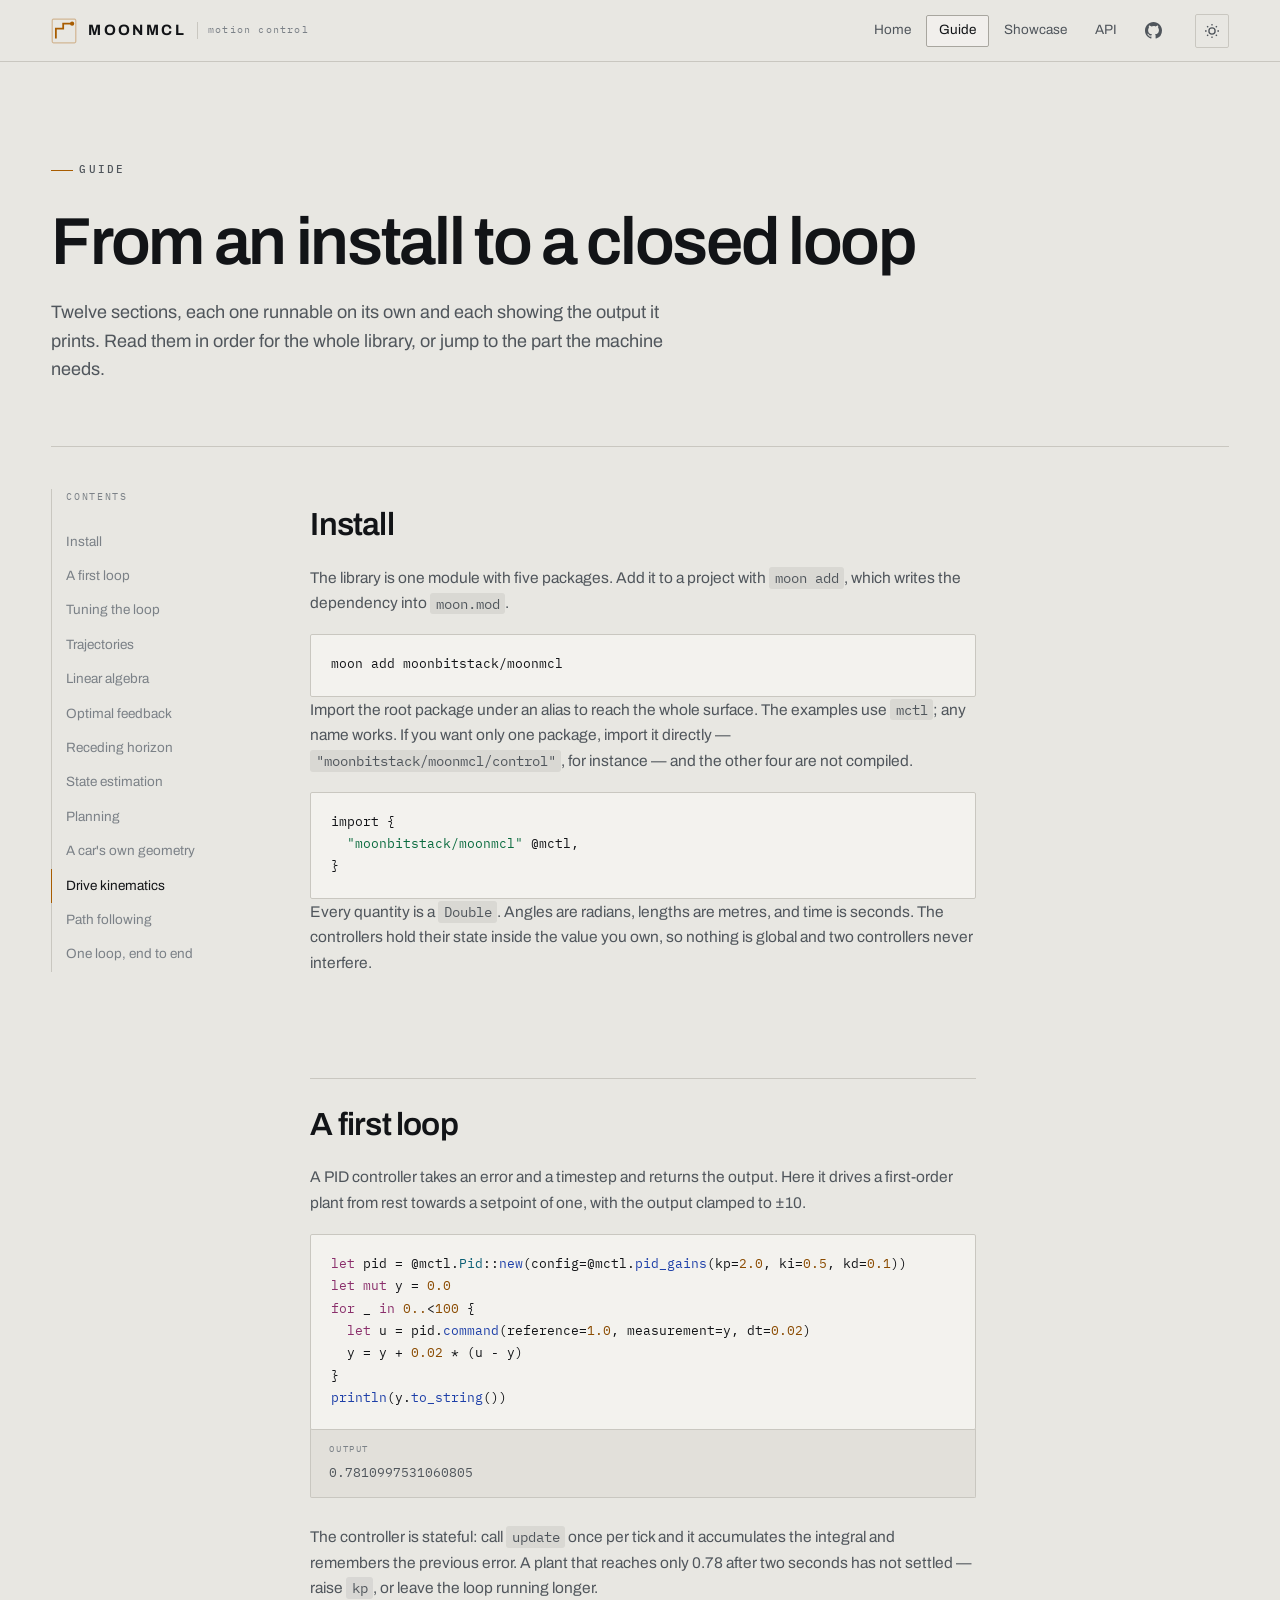
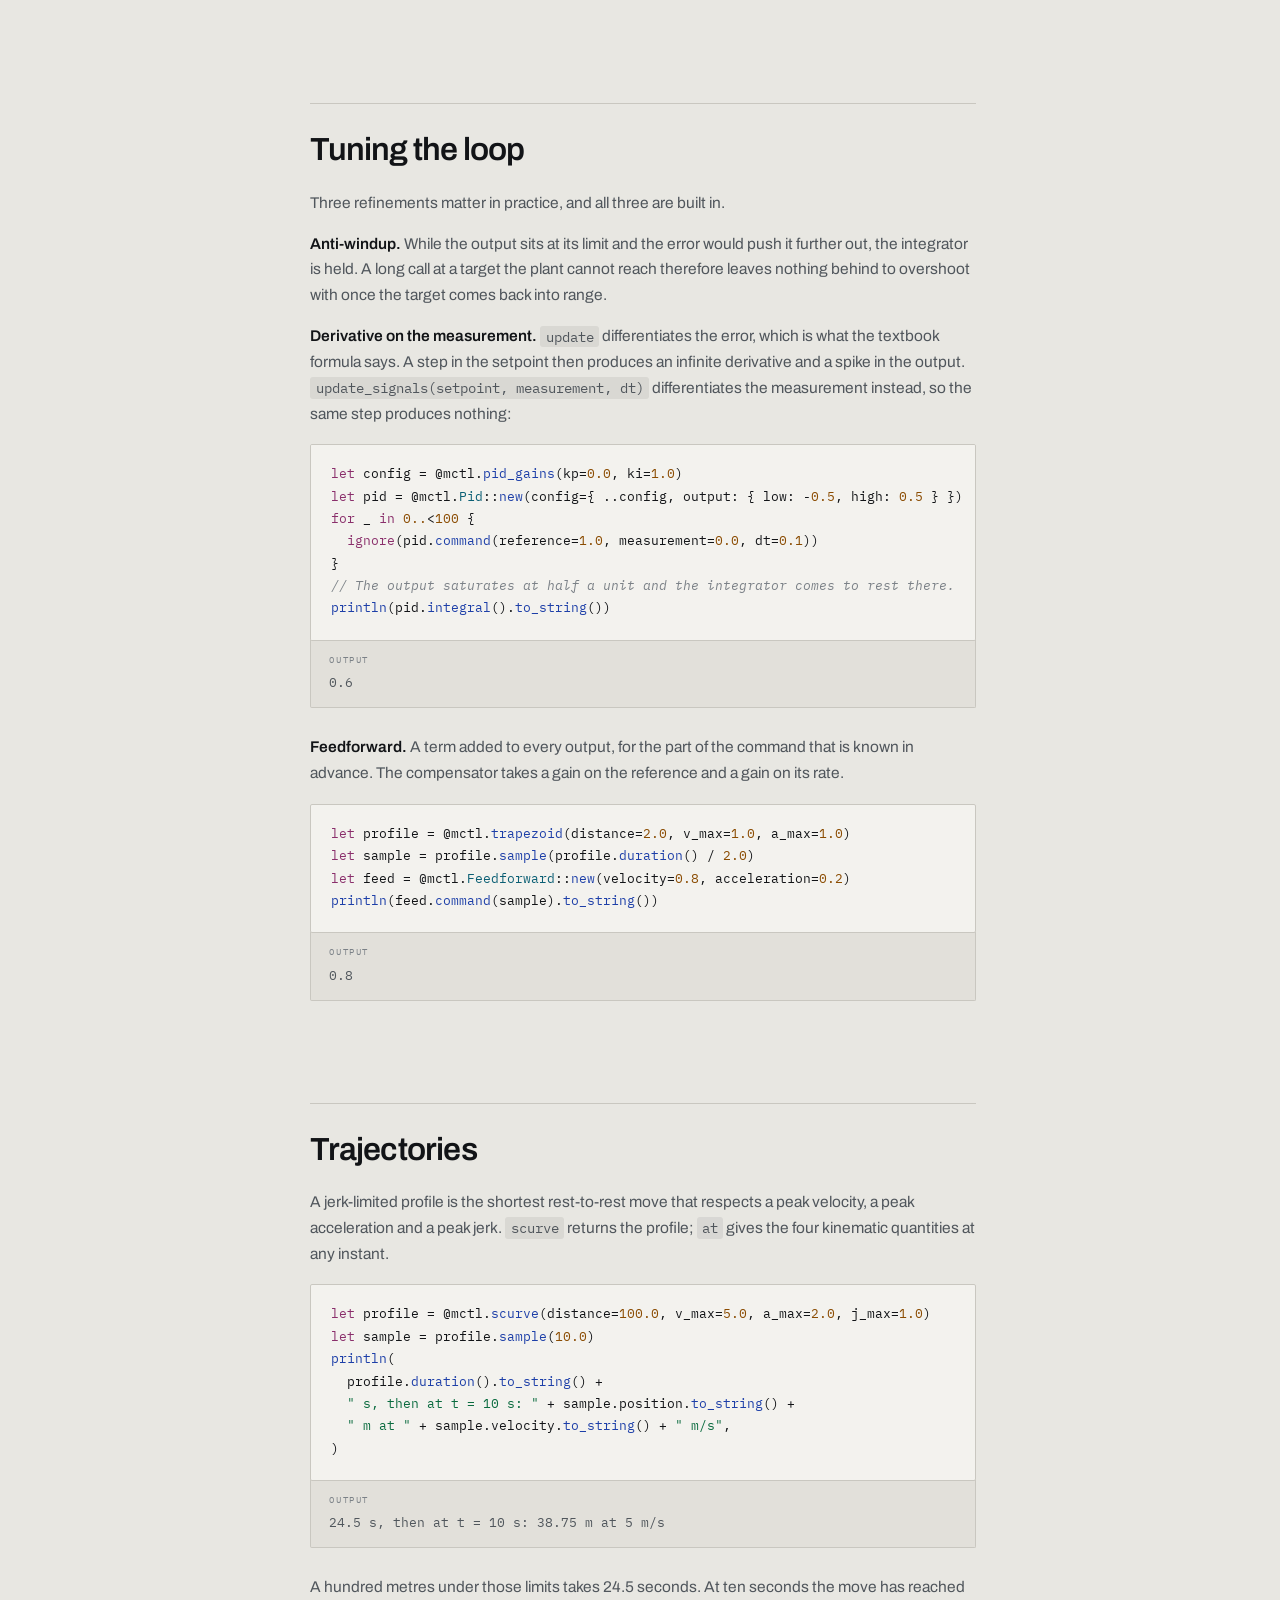
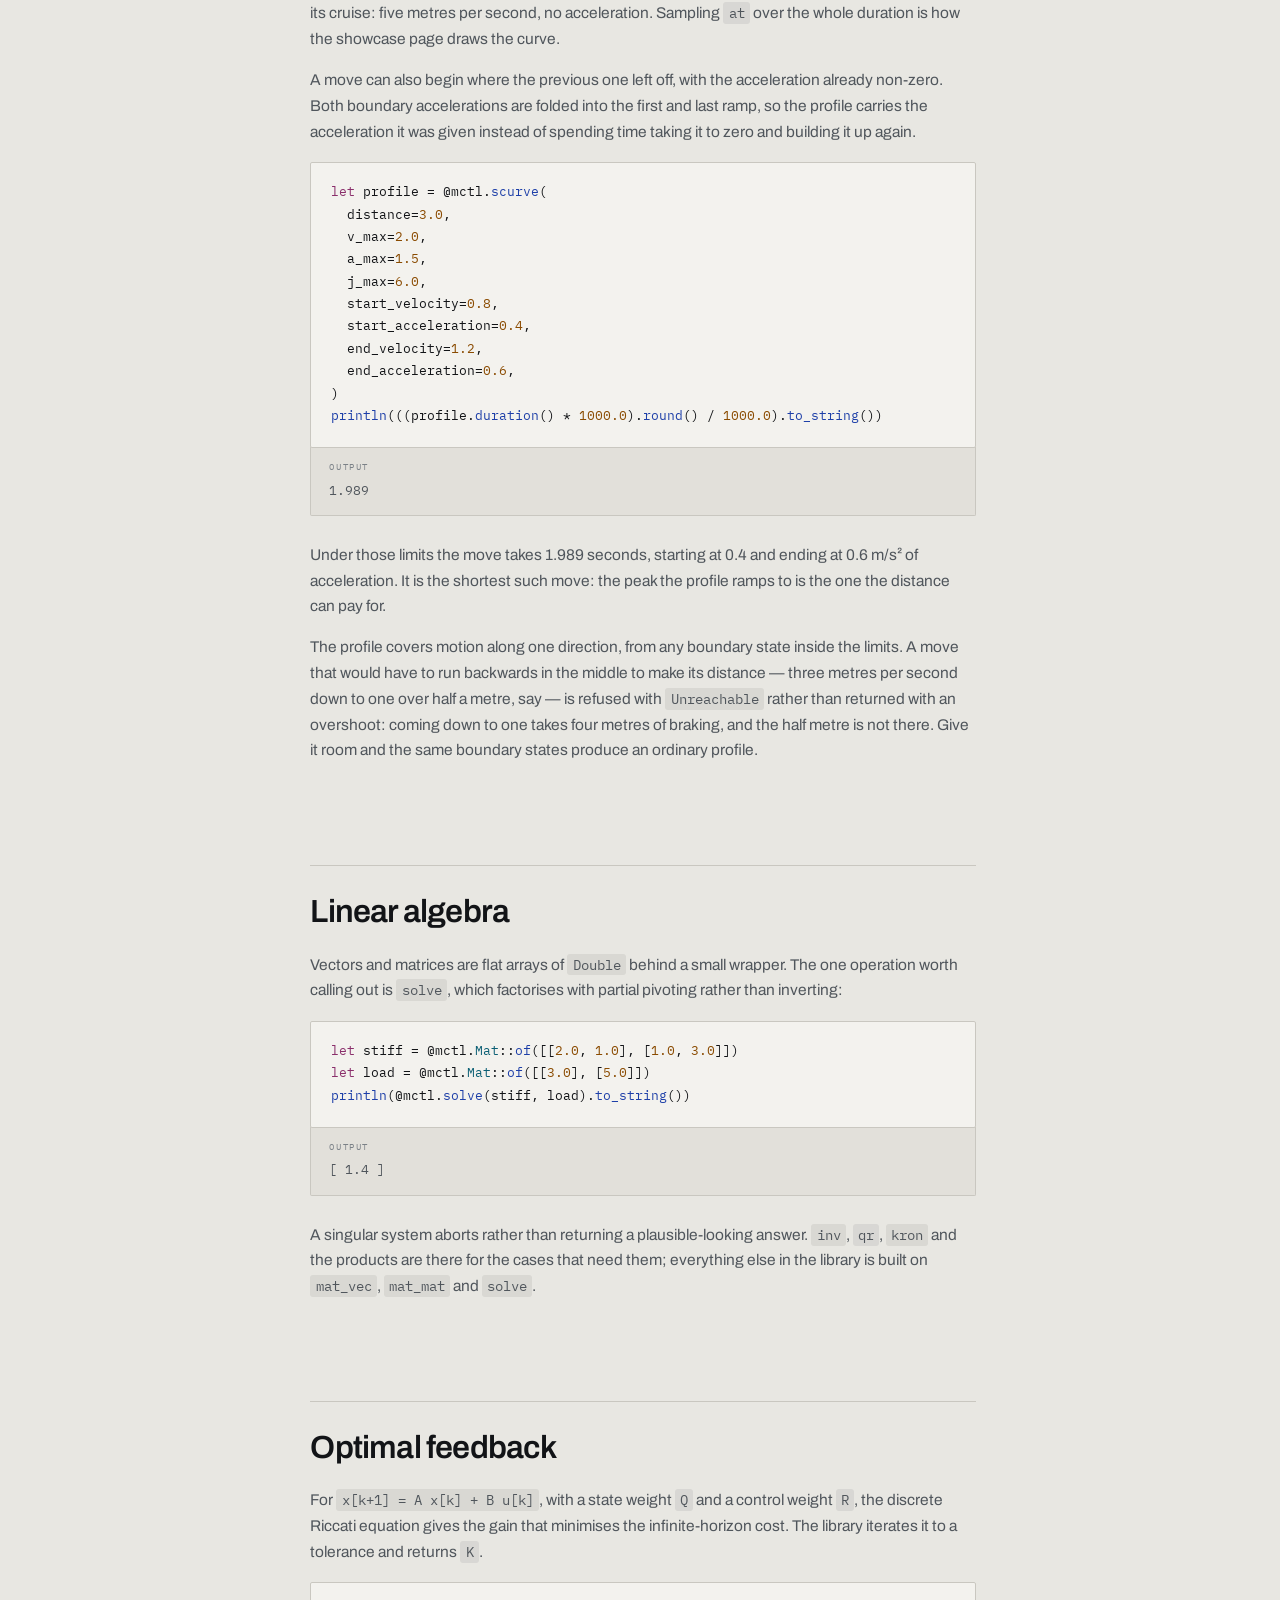
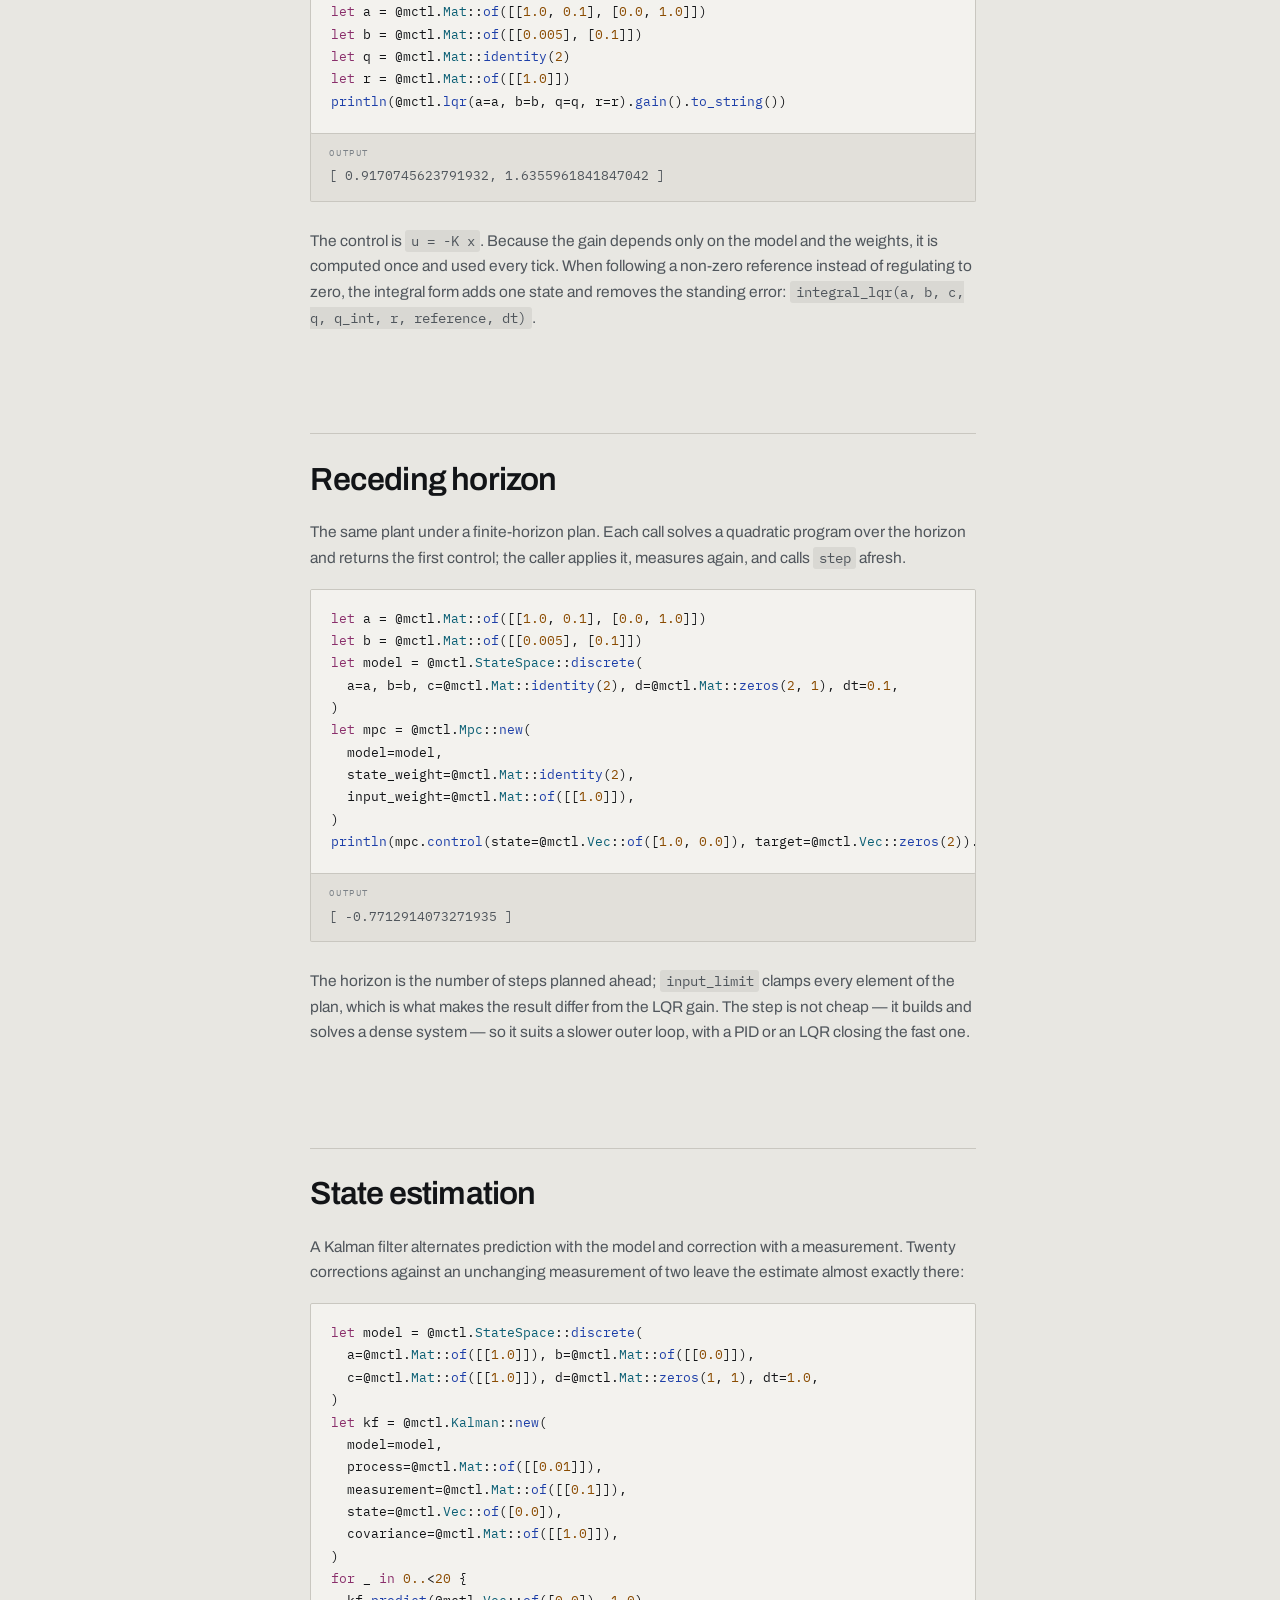
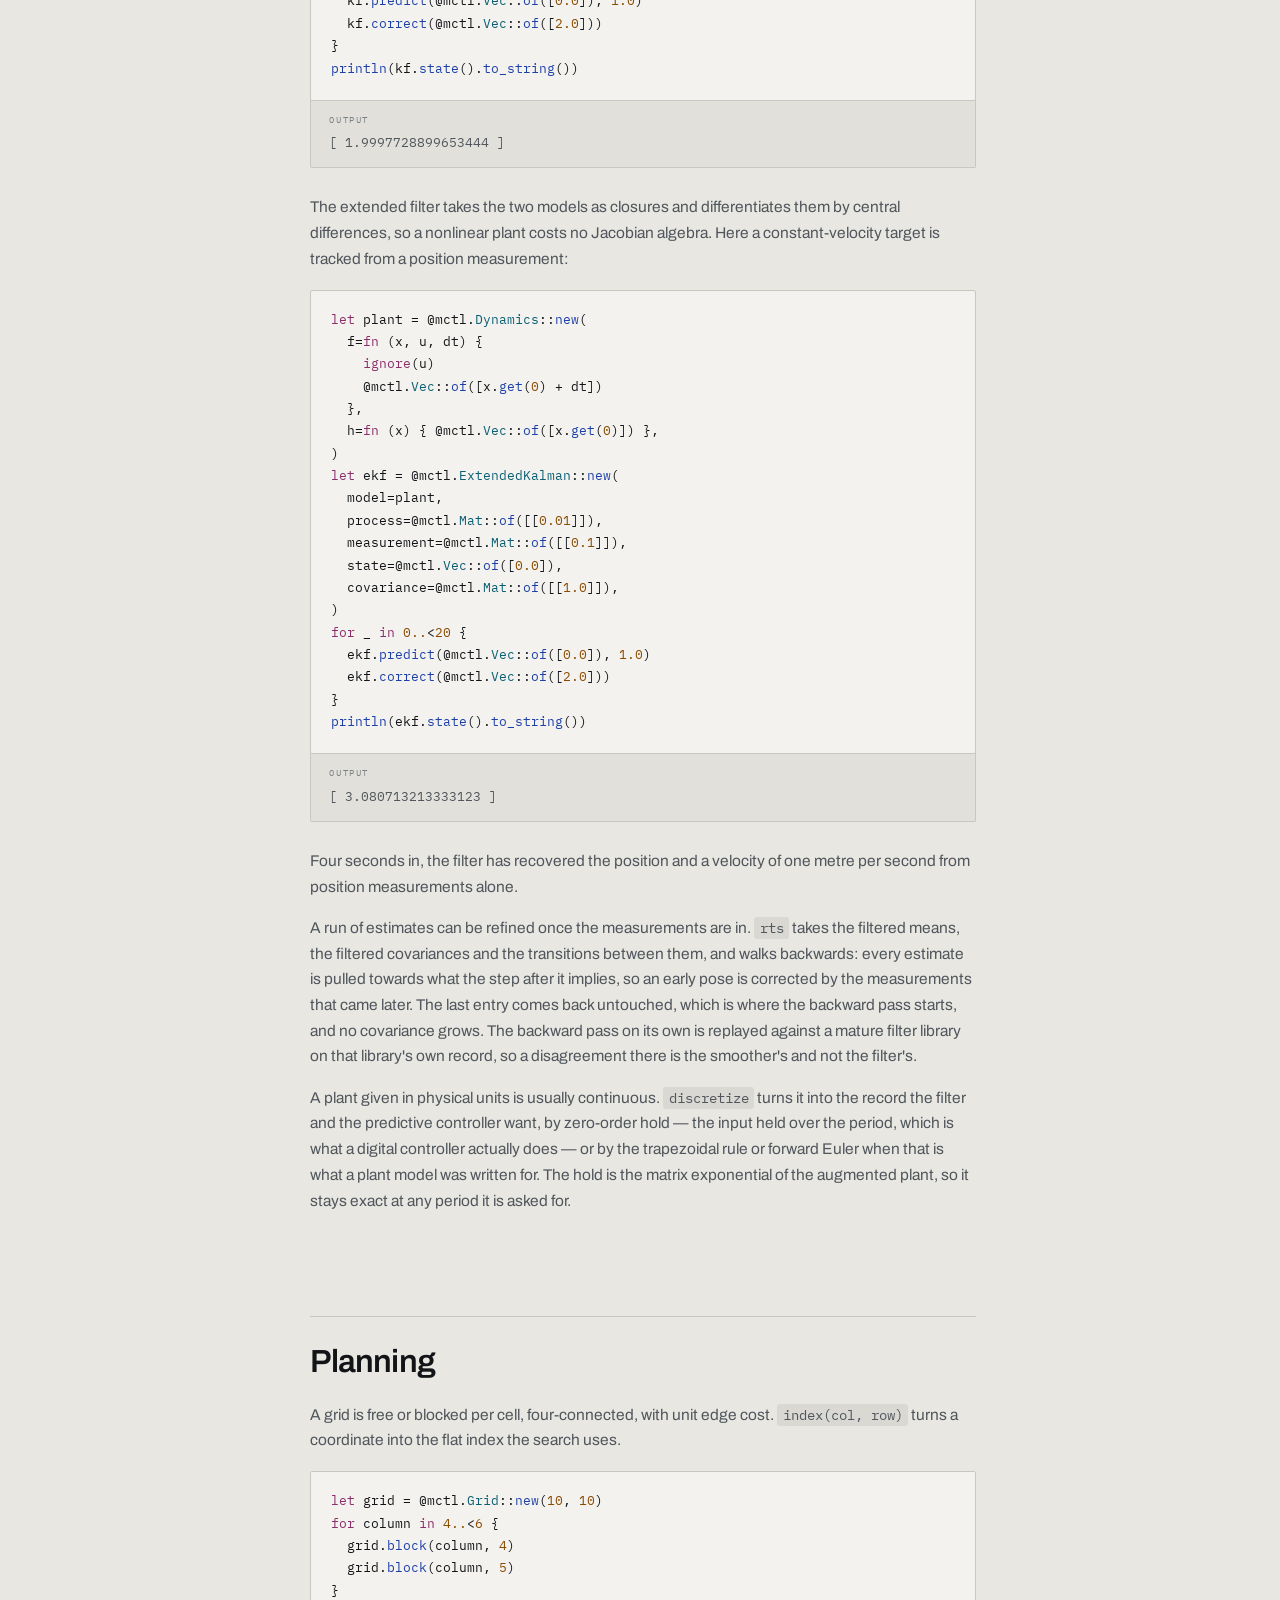
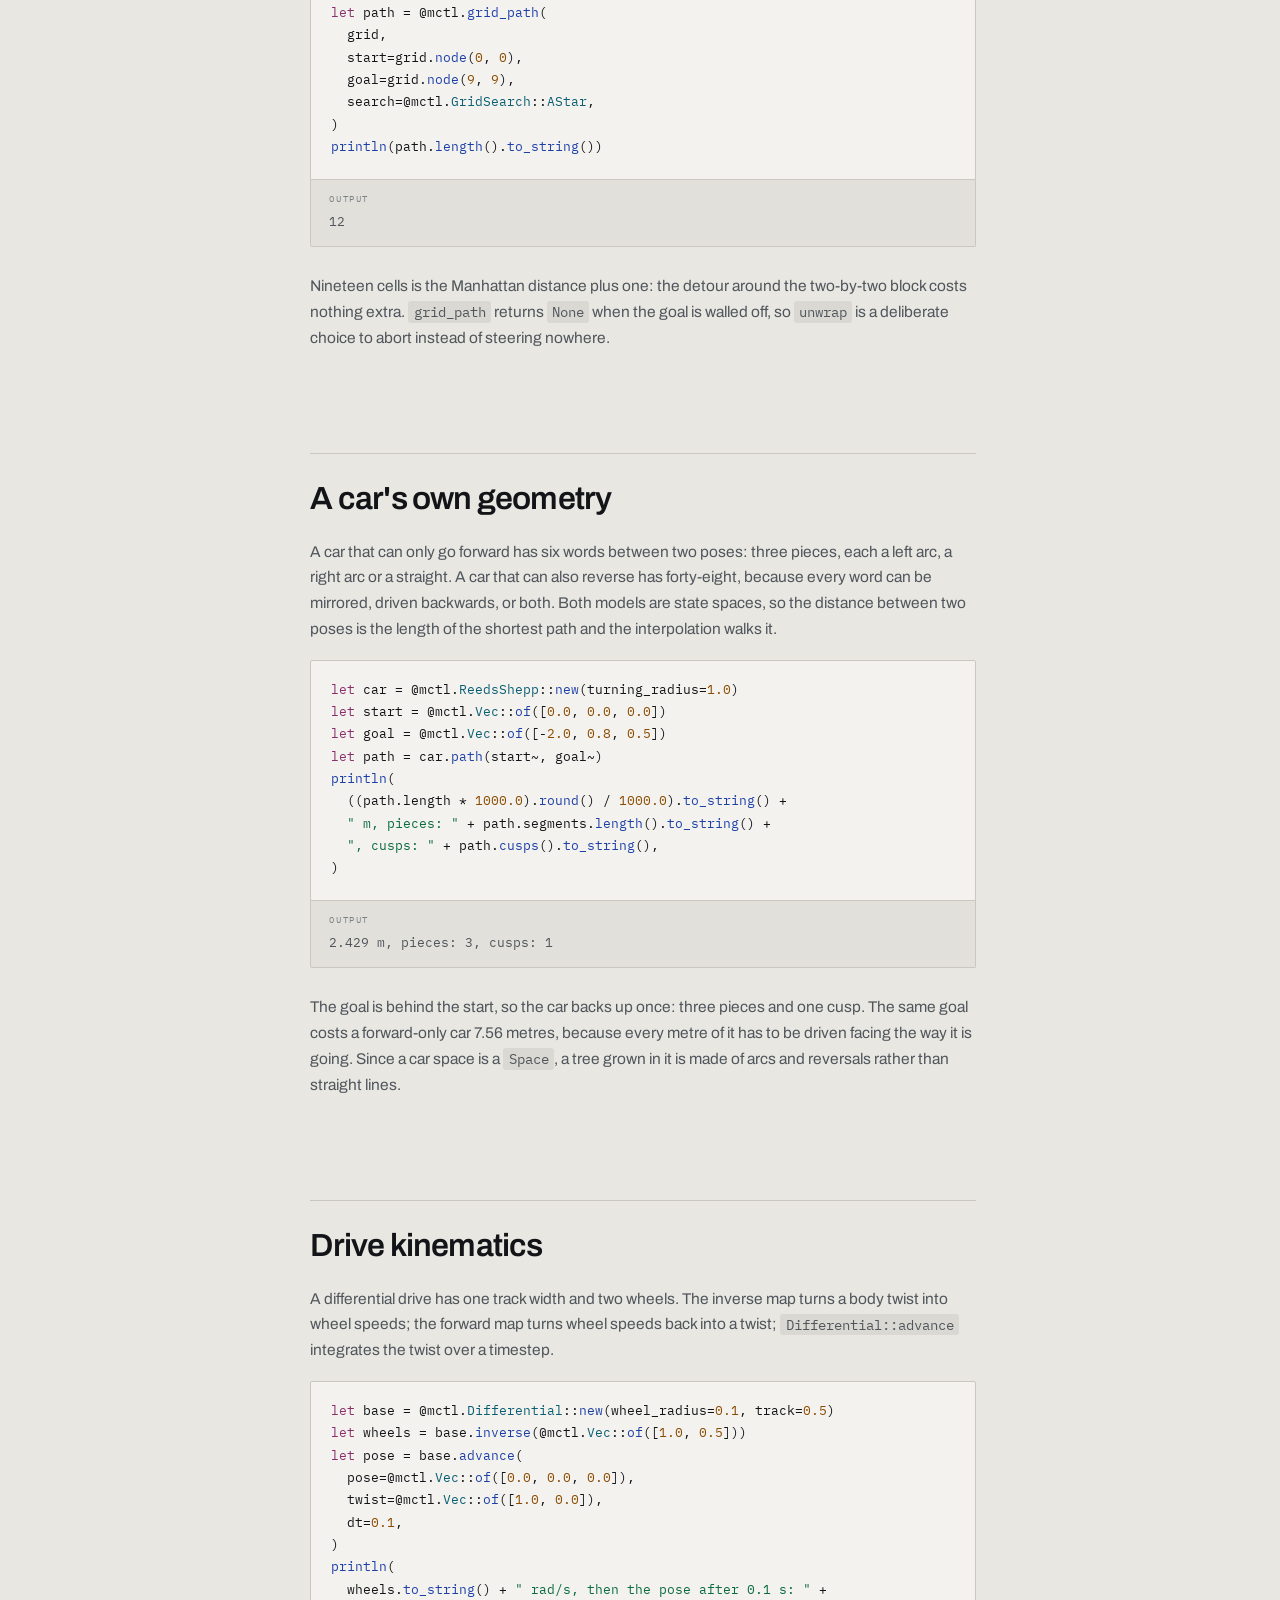
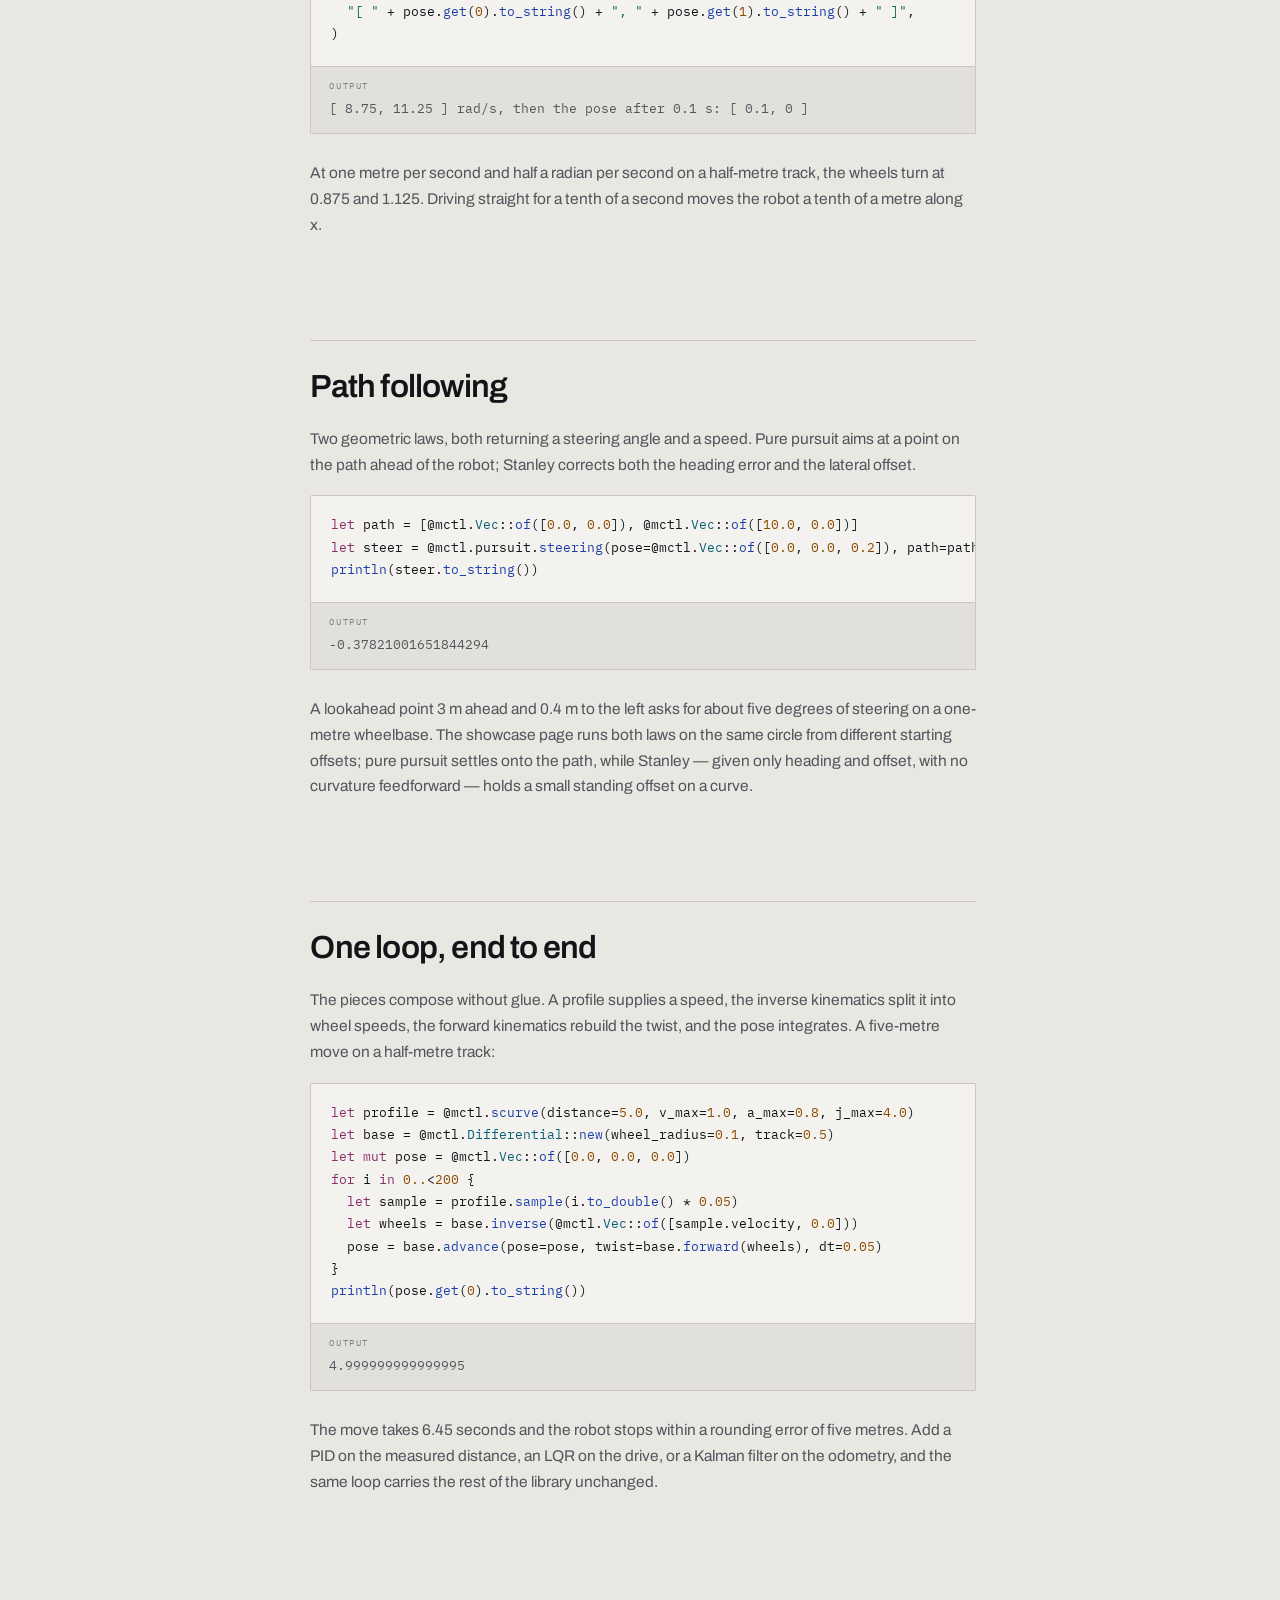
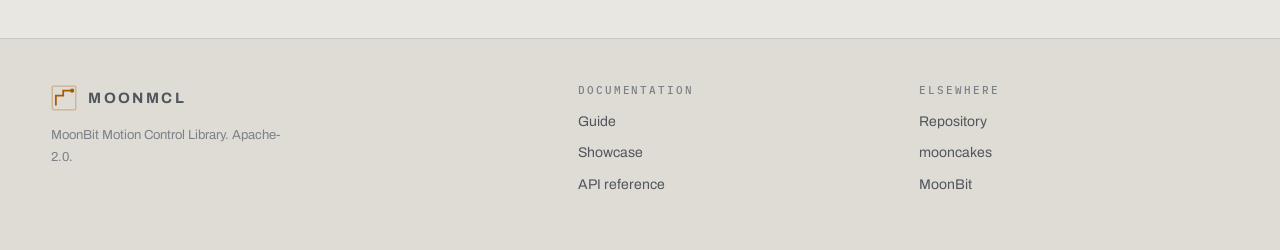
<file: docs/guide.html>
<!doctype html>
<html lang="en-GB">
<head>
<meta charset="utf-8">
<meta name="viewport" content="width=device-width, initial-scale=1">
<title>Guide — MoonMCL</title>
<meta name="description" content="From installation to a full control loop: PID, jerk-limited profiles, LQR and MPC, Kalman filters, grid planning and drive kinematics in MoonBit.">
<meta name="theme-color" content="#e8e7e2">
<link rel="icon" href="favicon.svg" type="image/svg+xml">
<link rel="preconnect" href="https://fonts.googleapis.com">
<link rel="preconnect" href="https://fonts.gstatic.com" crossorigin>
<link rel="stylesheet" href="https://fonts.googleapis.com/css2?family=Archivo:wght@400;500;600;700&family=IBM+Plex+Mono:wght@400;500&display=swap">
<link rel="stylesheet" href="assets/base.css">
<link rel="stylesheet" href="assets/pages.css">
<script>
  (() => {
    try {
      const nav = performance.getEntriesByType("navigation")[0];
      if (nav && nav.type === "reload") sessionStorage.removeItem("moonmcl:theme");
      const t = sessionStorage.getItem("moonmcl:theme");
      if (t === "light" || t === "dark") document.documentElement.dataset.theme = t;
    } catch {}
  })();
</script>
</head>
<body>

<header class="topbar">
  <a class="brand" href="./">
    <svg viewBox="0 0 32 32" aria-hidden="true"><rect x="1.5" y="1.5" width="29" height="29" rx="1.5" fill="none" stroke="currentColor" stroke-opacity="0.35" stroke-width="1.5"/><path d="M6 24 L6 13 L15 13 L15 7 L26 7" fill="none" stroke="currentColor" stroke-width="2.2" stroke-linecap="square"/><circle cx="26" cy="7" r="2.6" fill="currentColor"/></svg>
    <b>MOONMCL</b>
    <i>motion control</i>
  </a>
  <nav class="nav" aria-label="Primary">
    <a href="./">Home</a>
    <a href="guide.html">Guide</a>
    <a href="showcase.html">Showcase</a>
    <a href="api.html">API</a>
    <a class="repo" href="https://github.com/moonbitstack/moonmcl" aria-label="Repository on GitHub">
      <svg viewBox="0 0 16 16" aria-hidden="true" fill="currentColor"><path d="M8 0C3.58 0 0 3.58 0 8c0 3.54 2.29 6.53 5.47 7.59.4.07.55-.17.55-.38 0-.19-.01-.82-.01-1.49-2.01.37-2.53-.49-2.69-.94-.09-.23-.48-.94-.82-1.13-.28-.15-.68-.52-.01-.53.63-.01 1.08.58 1.23.82.72 1.21 1.87.87 2.33.66.07-.52.28-.87.51-1.07-1.78-.2-3.64-.89-3.64-3.95 0-.87.31-1.59.82-2.15-.08-.2-.36-1.02.08-2.12 0 0 .67-.21 2.2.82a7.4 7.4 0 0 1 2-.27c.68 0 1.36.09 2 .27 1.53-1.04 2.2-.82 2.2-.82.44 1.1.16 1.92.08 2.12.51.56.82 1.27.82 2.15 0 3.07-1.87 3.75-3.65 3.95.29.25.54.73.54 1.48 0 1.07-.01 1.93-.01 2.2 0 .21.15.46.55.38A8.01 8.01 0 0 0 16 8c0-4.42-3.58-8-8-8Z"/></svg>
    </a>
  </nav>
  <button class="theme-toggle" type="button" data-theme-toggle aria-label="Switch between light and dark">
    <svg class="sun" viewBox="0 0 16 16" aria-hidden="true" fill="none" stroke="currentColor" stroke-width="1.3"><circle cx="8" cy="8" r="3.1"/><path d="M8 1v1.6M8 13.4V15M1 8h1.6M13.4 8H15M3.1 3.1l1.1 1.1M11.8 11.8l1.1 1.1M12.9 3.1l-1.1 1.1M4.2 11.8l-1.1 1.1"/></svg>
    <svg class="moon" viewBox="0 0 16 16" aria-hidden="true" fill="none" stroke="currentColor" stroke-width="1.3"><path d="M13.2 10.1A5.6 5.6 0 0 1 6.4 2.9a5.9 5.9 0 1 0 6.8 7.2Z"/></svg>
  </button>
</header>

<main class="shell">

  <div class="page-head">
    <p class="tag">Guide</p>
    <h1>From an install to a closed loop</h1>
    <p class="lede">
      Twelve sections, each one runnable on its own and each showing the output it
      prints. Read them in order for the whole library, or jump to the part the
      machine needs.
    </p>
  </div>

  <div class="guide">

    <nav class="guide-nav" aria-label="Contents">
      <p class="cap">Contents</p>
      <ol>
        <li><a href="#install">Install</a></li>
        <li><a href="#loop">A first loop</a></li>
        <li><a href="#tuning">Tuning the loop</a></li>
        <li><a href="#trajectory">Trajectories</a></li>
        <li><a href="#algebra">Linear algebra</a></li>
        <li><a href="#lqr">Optimal feedback</a></li>
        <li><a href="#mpc">Receding horizon</a></li>
        <li><a href="#filters">State estimation</a></li>
        <li><a href="#planning">Planning</a></li>
        <li><a href="#car-space">A car's own geometry</a></li>
        <li><a href="#kinematics">Drive kinematics</a></li>
        <li><a href="#following">Path following</a></li>
        <li><a href="#assembly">One loop, end to end</a></li>
      </ol>
    </nav>

    <article class="prose">

      <h2 id="install">Install</h2>
      <p>
        The library is one module with five packages. Add it to a project with
        <code>moon add</code>, which writes the dependency into <code>moon.mod</code>.
      </p>
      <div class="code-block"><pre data-lang="sh"><code>moon add moonbitstack/moonmcl</code></pre></div>

      <p>
        Import the root package under an alias to reach the whole surface. The
        examples use <code>mctl</code>; any name works. If you want only one
        package, import it directly — <code>"moonbitstack/moonmcl/control"</code>,
        for instance — and the other four are not compiled.
      </p>
      <div class="code-block"><pre data-lang="mbt"><code>import {
  "moonbitstack/moonmcl" @mctl,
}</code></pre></div>

      <p>
        Every quantity is a <code>Double</code>. Angles are radians, lengths are
        metres, and time is seconds. The controllers hold their state inside the
        value you own, so nothing is global and two controllers never interfere.
      </p>

      <h2 id="loop">A first loop</h2>
      <p>
        A PID controller takes an error and a timestep and returns the output. Here
        it drives a first-order plant from rest towards a setpoint of one, with the
        output clamped to ±10.
      </p>
      <div class="code-block"><pre data-lang="mbt"><code>let pid = @mctl.Pid::new(config=@mctl.pid_gains(kp=2.0, ki=0.5, kd=0.1))
let mut y = 0.0
for _ in 0..&lt;100 {
  let u = pid.command(reference=1.0, measurement=y, dt=0.02)
  y = y + 0.02 * (u - y)
}
println(y.to_string())</code></pre></div>
      <div class="out">0.7810997531060805</div>

      <p>
        The controller is stateful: call <code>update</code> once per tick and it
        accumulates the integral and remembers the previous error. A plant that
        reaches only 0.78 after two seconds has not settled — raise
        <code>kp</code>, or leave the loop running longer.
      </p>

      <h2 id="tuning">Tuning the loop</h2>
      <p>
        Three refinements matter in practice, and all three are built in.
      </p>
      <p>
        <strong>Anti-windup.</strong> While the output sits at its limit and the
        error would push it further out, the integrator is held. A long call at a
        target the plant cannot reach therefore leaves nothing behind to overshoot
        with once the target comes back into range.
      </p>
      <p>
        <strong>Derivative on the measurement.</strong> <code>update</code>
        differentiates the error, which is what the textbook formula says. A step in
        the setpoint then produces an infinite derivative and a spike in the output.
        <code>update_signals(setpoint, measurement, dt)</code> differentiates the
        measurement instead, so the same step produces nothing:
      </p>
      <div class="code-block"><pre data-lang="mbt"><code>let config = @mctl.pid_gains(kp=0.0, ki=1.0)
let pid = @mctl.Pid::new(config={ ..config, output: { low: -0.5, high: 0.5 } })
for _ in 0..&lt;100 {
  ignore(pid.command(reference=1.0, measurement=0.0, dt=0.1))
}
// The output saturates at half a unit and the integrator comes to rest there.
println(pid.integral().to_string())</code></pre></div>
      <div class="out">0.6</div>

      <p>
        <strong>Feedforward.</strong> A term added to every output, for the part of
        the command that is known in advance. The compensator takes a gain on the
        reference and a gain on its rate.
      </p>
      <div class="code-block"><pre data-lang="mbt"><code>let profile = @mctl.trapezoid(distance=2.0, v_max=1.0, a_max=1.0)
let sample = profile.sample(profile.duration() / 2.0)
let feed = @mctl.Feedforward::new(velocity=0.8, acceleration=0.2)
println(feed.command(sample).to_string())</code></pre></div>
      <div class="out">0.8</div>

      <h2 id="trajectory">Trajectories</h2>
      <p>
        A jerk-limited profile is the shortest rest-to-rest move that respects a
        peak velocity, a peak acceleration and a peak jerk. <code>scurve</code>
        returns the profile; <code>at</code> gives the four kinematic quantities at
        any instant.
      </p>
      <div class="code-block"><pre data-lang="mbt"><code>let profile = @mctl.scurve(distance=100.0, v_max=5.0, a_max=2.0, j_max=1.0)
let sample = profile.sample(10.0)
println(
  profile.duration().to_string() +
  " s, then at t = 10 s: " + sample.position.to_string() +
  " m at " + sample.velocity.to_string() + " m/s",
)</code></pre></div>
      <div class="out">24.5 s, then at t = 10 s: 38.75 m at 5 m/s</div>

      <p>
        A hundred metres under those limits takes 24.5 seconds. At ten seconds the
        move has reached its cruise: five metres per second, no acceleration.
        Sampling <code>at</code> over the whole duration is how the showcase page
        draws the curve.
      </p>

      <p>
        A move can also begin where the previous one left off, with the
        acceleration already non-zero. Both boundary accelerations are folded into
        the first and last ramp, so the profile carries the acceleration it was
        given instead of spending time taking it to zero and building it up again.
      </p>
      <div class="code-block"><pre data-lang="mbt"><code>let profile = @mctl.scurve(
  distance=3.0,
  v_max=2.0,
  a_max=1.5,
  j_max=6.0,
  start_velocity=0.8,
  start_acceleration=0.4,
  end_velocity=1.2,
  end_acceleration=0.6,
)
println(((profile.duration() * 1000.0).round() / 1000.0).to_string())</code></pre></div>
      <div class="out">1.989</div>
      <p>
        Under those limits the move takes 1.989 seconds, starting at 0.4 and
        ending at 0.6 m/s² of acceleration. It is the shortest such move: the peak
        the profile ramps to is the one the distance can pay for.
      </p>

      <p>
        The profile covers motion along one direction, from any boundary state
        inside the limits. A move that would have to run backwards in the middle
        to make its distance — three metres per second down to one over half a
        metre, say — is refused with <code>Unreachable</code> rather than returned
        with an overshoot: coming down to one takes four metres of braking, and the
        half metre is not there. Give it room and the same boundary states produce
        an ordinary profile.
      </p>

      <h2 id="algebra">Linear algebra</h2>
      <p>
        Vectors and matrices are flat arrays of <code>Double</code> behind a small
        wrapper. The one operation worth calling out is <code>solve</code>, which
        factorises with partial pivoting rather than inverting:
      </p>
      <div class="code-block"><pre data-lang="mbt"><code>let stiff = @mctl.Mat::of([[2.0, 1.0], [1.0, 3.0]])
let load = @mctl.Mat::of([[3.0], [5.0]])
println(@mctl.solve(stiff, load).to_string())</code></pre></div>
      <div class="out">[ 1.4 ]</div>

      <p>
        A singular system aborts rather than returning a plausible-looking answer.
        <code>inv</code>, <code>qr</code>, <code>kron</code> and the products are
        there for the cases that need them; everything else in the library is built
        on <code>mat_vec</code>, <code>mat_mat</code> and <code>solve</code>.
      </p>

      <h2 id="lqr">Optimal feedback</h2>
      <p>
        For <code>x[k+1] = A x[k] + B u[k]</code>, with a state weight
        <code>Q</code> and a control weight <code>R</code>, the discrete Riccati
        equation gives the gain that minimises the infinite-horizon cost. The
        library iterates it to a tolerance and returns <code>K</code>.
      </p>
      <div class="code-block"><pre data-lang="mbt"><code>let a = @mctl.Mat::of([[1.0, 0.1], [0.0, 1.0]])
let b = @mctl.Mat::of([[0.005], [0.1]])
let q = @mctl.Mat::identity(2)
let r = @mctl.Mat::of([[1.0]])
println(@mctl.lqr(a=a, b=b, q=q, r=r).gain().to_string())</code></pre></div>
      <div class="out">[ 0.9170745623791932, 1.6355961841847042 ]</div>

      <p>
        The control is <code>u = -K x</code>. Because the gain depends only on the
        model and the weights, it is computed once and used every tick. When
        following a non-zero reference instead of regulating to zero, the integral
        form adds one state and removes the standing error:
        <code>integral_lqr(a, b, c, q, q_int, r, reference, dt)</code>.
      </p>

      <h2 id="mpc">Receding horizon</h2>
      <p>
        The same plant under a finite-horizon plan. Each call solves a quadratic
        program over the horizon and returns the first control; the caller applies
        it, measures again, and calls <code>step</code> afresh.
      </p>
      <div class="code-block"><pre data-lang="mbt"><code>let a = @mctl.Mat::of([[1.0, 0.1], [0.0, 1.0]])
let b = @mctl.Mat::of([[0.005], [0.1]])
let model = @mctl.StateSpace::discrete(
  a=a, b=b, c=@mctl.Mat::identity(2), d=@mctl.Mat::zeros(2, 1), dt=0.1,
)
let mpc = @mctl.Mpc::new(
  model=model,
  state_weight=@mctl.Mat::identity(2),
  input_weight=@mctl.Mat::of([[1.0]]),
)
println(mpc.control(state=@mctl.Vec::of([1.0, 0.0]), target=@mctl.Vec::zeros(2)).to_string())</code></pre></div>
      <div class="out">[ -0.7712914073271935 ]</div>

      <p>
        The horizon is the number of steps planned ahead; <code>input_limit</code>
        clamps every element of the plan, which is what makes the result differ from
        the LQR gain. The step is not cheap — it builds and solves a dense system —
        so it suits a slower outer loop, with a PID or an LQR closing the fast one.
      </p>

      <h2 id="filters">State estimation</h2>
      <p>
        A Kalman filter alternates prediction with the model and correction with a
        measurement. Twenty corrections against an unchanging measurement of two
        leave the estimate almost exactly there:
      </p>
      <div class="code-block"><pre data-lang="mbt"><code>let model = @mctl.StateSpace::discrete(
  a=@mctl.Mat::of([[1.0]]), b=@mctl.Mat::of([[0.0]]),
  c=@mctl.Mat::of([[1.0]]), d=@mctl.Mat::zeros(1, 1), dt=1.0,
)
let kf = @mctl.Kalman::new(
  model=model,
  process=@mctl.Mat::of([[0.01]]),
  measurement=@mctl.Mat::of([[0.1]]),
  state=@mctl.Vec::of([0.0]),
  covariance=@mctl.Mat::of([[1.0]]),
)
for _ in 0..&lt;20 {
  kf.predict(@mctl.Vec::of([0.0]), 1.0)
  kf.correct(@mctl.Vec::of([2.0]))
}
println(kf.state().to_string())</code></pre></div>
      <div class="out">[ 1.9997728899653444 ]</div>

      <p>
        The extended filter takes the two models as closures and differentiates
        them by central differences, so a nonlinear plant costs no Jacobian
        algebra. Here a constant-velocity target is tracked from a position
        measurement:
      </p>
      <div class="code-block"><pre data-lang="mbt"><code>let plant = @mctl.Dynamics::new(
  f=fn (x, u, dt) {
    ignore(u)
    @mctl.Vec::of([x.get(0) + dt])
  },
  h=fn (x) { @mctl.Vec::of([x.get(0)]) },
)
let ekf = @mctl.ExtendedKalman::new(
  model=plant,
  process=@mctl.Mat::of([[0.01]]),
  measurement=@mctl.Mat::of([[0.1]]),
  state=@mctl.Vec::of([0.0]),
  covariance=@mctl.Mat::of([[1.0]]),
)
for _ in 0..&lt;20 {
  ekf.predict(@mctl.Vec::of([0.0]), 1.0)
  ekf.correct(@mctl.Vec::of([2.0]))
}
println(ekf.state().to_string())</code></pre></div>
      <div class="out">[ 3.080713213333123 ]</div>

      <p>
        Four seconds in, the filter has recovered the position and a velocity of
        one metre per second from position measurements alone.
      </p>

      <p>
        A run of estimates can be refined once the measurements are in.
        <code>rts</code> takes the filtered means, the filtered covariances and the
        transitions between them, and walks backwards: every estimate is pulled
        towards what the step after it implies, so an early pose is corrected by
        the measurements that came later. The last entry comes back untouched,
        which is where the backward pass starts, and no covariance grows. The
        backward pass on its own is replayed against a mature filter library on
        that library's own record, so a disagreement there is the smoother's and
        not the filter's.
      </p>

      <p>
        A plant given in physical units is usually continuous. <code>discretize</code>
        turns it into the record the filter and the predictive controller want, by
        zero-order hold — the input held over the period, which is what a digital
        controller actually does — or by the trapezoidal rule or forward Euler when
        that is what a plant model was written for. The hold is the matrix
        exponential of the augmented plant, so it stays exact at any period it is
        asked for.
      </p>

      <h2 id="planning">Planning</h2>
      <p>
        A grid is free or blocked per cell, four-connected, with unit edge cost.
        <code>index(col, row)</code> turns a coordinate into the flat index the
        search uses.
      </p>
      <div class="code-block"><pre data-lang="mbt"><code>let grid = @mctl.Grid::new(10, 10)
for column in 4..&lt;6 {
  grid.block(column, 4)
  grid.block(column, 5)
}
let path = @mctl.grid_path(
  grid,
  start=grid.node(0, 0),
  goal=grid.node(9, 9),
  search=@mctl.GridSearch::AStar,
)
println(path.length().to_string())</code></pre></div>
      <div class="out">12</div>

      <p>
        Nineteen cells is the Manhattan distance plus one: the detour around the
        two-by-two block costs nothing extra. <code>grid_path</code> returns
        <code>None</code> when the goal is walled off, so <code>unwrap</code> is a
        deliberate choice to abort instead of steering nowhere.
      </p>

      <h2 id="car-space">A car's own geometry</h2>
      <p>
        A car that can only go forward has six words between two poses: three
        pieces, each a left arc, a right arc or a straight. A car that can also
        reverse has forty-eight, because every word can be mirrored, driven
        backwards, or both. Both models are state spaces, so the distance between
        two poses is the length of the shortest path and the interpolation walks
        it.
      </p>
      <div class="code-block"><pre data-lang="mbt"><code>let car = @mctl.ReedsShepp::new(turning_radius=1.0)
let start = @mctl.Vec::of([0.0, 0.0, 0.0])
let goal = @mctl.Vec::of([-2.0, 0.8, 0.5])
let path = car.path(start~, goal~)
println(
  ((path.length * 1000.0).round() / 1000.0).to_string() +
  " m, pieces: " + path.segments.length().to_string() +
  ", cusps: " + path.cusps().to_string(),
)</code></pre></div>
      <div class="out">2.429 m, pieces: 3, cusps: 1</div>
      <p>
        The goal is behind the start, so the car backs up once: three pieces and one
        cusp. The same goal costs a forward-only car 7.56 metres, because every
        metre of it has to be driven facing the way it is going. Since a car space
        is a <code>Space</code>, a tree grown in it is made of arcs and reversals
        rather than straight lines.
      </p>

      <h2 id="kinematics">Drive kinematics</h2>
      <p>
        A differential drive has one track width and two wheels. The inverse map
        turns a body twist into wheel speeds; the forward map turns wheel speeds
        back into a twist; <code>Differential::advance</code> integrates the twist over a
        timestep.
      </p>
      <div class="code-block"><pre data-lang="mbt"><code>let base = @mctl.Differential::new(wheel_radius=0.1, track=0.5)
let wheels = base.inverse(@mctl.Vec::of([1.0, 0.5]))
let pose = base.advance(
  pose=@mctl.Vec::of([0.0, 0.0, 0.0]),
  twist=@mctl.Vec::of([1.0, 0.0]),
  dt=0.1,
)
println(
  wheels.to_string() + " rad/s, then the pose after 0.1 s: " +
  "[ " + pose.get(0).to_string() + ", " + pose.get(1).to_string() + " ]",
)</code></pre></div>
      <div class="out">[ 8.75, 11.25 ] rad/s, then the pose after 0.1 s: [ 0.1, 0 ]</div>

      <p>
        At one metre per second and half a radian per second on a half-metre track,
        the wheels turn at 0.875 and 1.125. Driving straight for a tenth of a second
        moves the robot a tenth of a metre along x.
      </p>

      <h2 id="following">Path following</h2>
      <p>
        Two geometric laws, both returning a steering angle and a speed. Pure
        pursuit aims at a point on the path ahead of the robot; Stanley corrects
        both the heading error and the lateral offset.
      </p>
      <div class="code-block"><pre data-lang="mbt"><code>let path = [@mctl.Vec::of([0.0, 0.0]), @mctl.Vec::of([10.0, 0.0])]
let steer = @mctl.pursuit.steering(pose=@mctl.Vec::of([0.0, 0.0, 0.2]), path=path)
println(steer.to_string())</code></pre></div>
      <div class="out">-0.37821001651844294</div>

      <p>
        A lookahead point 3 m ahead and 0.4 m to the left asks for about five
        degrees of steering on a one-metre wheelbase. The showcase page runs both
        laws on the same circle from different starting offsets; pure pursuit
        settles onto the path, while Stanley — given only heading and offset, with
        no curvature feedforward — holds a small standing offset on a curve.
      </p>

      <h2 id="assembly">One loop, end to end</h2>
      <p>
        The pieces compose without glue. A profile supplies a speed, the inverse
        kinematics split it into wheel speeds, the forward kinematics rebuild the
        twist, and the pose integrates. A five-metre move on a half-metre track:
      </p>
      <div class="code-block"><pre data-lang="mbt"><code>let profile = @mctl.scurve(distance=5.0, v_max=1.0, a_max=0.8, j_max=4.0)
let base = @mctl.Differential::new(wheel_radius=0.1, track=0.5)
let mut pose = @mctl.Vec::of([0.0, 0.0, 0.0])
for i in 0..&lt;200 {
  let sample = profile.sample(i.to_double() * 0.05)
  let wheels = base.inverse(@mctl.Vec::of([sample.velocity, 0.0]))
  pose = base.advance(pose=pose, twist=base.forward(wheels), dt=0.05)
}
println(pose.get(0).to_string())</code></pre></div>
      <div class="out">4.999999999999995</div>

      <p>
        The move takes 6.45 seconds and the robot stops within a rounding error of
        five metres. Add a PID on the measured distance, an LQR on the drive, or a
        Kalman filter on the odometry, and the same loop carries the rest of the
        library unchanged.
      </p>

    </article>
  </div>
</main>

<footer class="foot">
  <div class="foot-in">
    <div>
      <a class="brand" href="./">
        <svg viewBox="0 0 32 32" aria-hidden="true"><rect x="1.5" y="1.5" width="29" height="29" rx="1.5" fill="none" stroke="currentColor" stroke-opacity="0.35" stroke-width="1.5"/><path d="M6 24 L6 13 L15 13 L15 7 L26 7" fill="none" stroke="currentColor" stroke-width="2.2" stroke-linecap="square"/><circle cx="26" cy="7" r="2.6" fill="currentColor"/></svg>
        <b>MOONMCL</b>
      </a>
      <p>MoonBit Motion Control Library. Apache-2.0.</p>
    </div>
    <div>
      <h3>Documentation</h3>
      <ul>
        <li><a href="guide.html">Guide</a></li>
        <li><a href="showcase.html">Showcase</a></li>
        <li><a href="api.html">API reference</a></li>
      </ul>
    </div>
    <div>
      <h3>Elsewhere</h3>
      <ul>
        <li><a href="https://github.com/moonbitstack/moonmcl">Repository</a></li>
        <li><a href="https://mooncakes.io/docs/moonbitstack/moonmcl">mooncakes</a></li>
        <li><a href="https://www.moonbitlang.com">MoonBit</a></li>
      </ul>
    </div>
  </div>
</footer>

<script type="module" src="assets/site.js"></script>
</body>
</html>
</file>
<file: docs/assets/base.css>
/* Base: tokens, typography, chrome, and the scrollbars.
   The palette is defined once per role with light-dark(), so the light and dark
   sets cannot drift apart; the theme switch only changes color-scheme. */

:root {
  color-scheme: light dark;

  --paper: light-dark(#e8e7e2, #08090b);
  --paper-2: light-dark(#dedcd5, #0c0e11);
  --panel: light-dark(#f3f2ee, #101317);
  --panel-2: light-dark(#e2e0da, #161a1f);
  --ink: light-dark(#121417, #e9e8e3);
  --ink-2: light-dark(#50565c, #9ba2a8);
  --ink-3: light-dark(#7b8187, #6d757c);
  --line: light-dark(#c9c7c0, #232830);
  --line-2: light-dark(#a8a69f, #333a43);
  --amber: light-dark(#a85c00, #ffab2e);
  --amber-2: light-dark(#d97800, #ffc46b);
  --signal: light-dark(#0c6b56, #34d6a6);
  --alarm: light-dark(#a8271b, #ff6b57);
  --grid: light-dark(rgba(18, 20, 23, 0.055), rgba(233, 232, 227, 0.055));

  --shadow: 0 1px 0 light-dark(rgba(255, 255, 255, 0.6), rgba(255, 255, 255, 0.03)),
    0 18px 40px -28px light-dark(rgba(18, 20, 23, 0.45), rgba(0, 0, 0, 0.9));

  --font-display: "Archivo", "Helvetica Neue", Arial, sans-serif;
  --font-mono: "IBM Plex Mono", ui-monospace, "SFMono-Regular", Menlo, monospace;

  --page: 1280px;
  --gut: clamp(18px, 4vw, 56px);
  --bar: 62px;
  --r: 2px;

  --ease: cubic-bezier(0.2, 0.7, 0.2, 1);
}

/* light-dark() resolves against the used colour scheme, so the switch has
   nothing to restate but the scheme itself. */
:root[data-theme="light"] {
  color-scheme: light;
}

:root[data-theme="dark"] {
  color-scheme: dark;
}

*,
*::before,
*::after {
  box-sizing: border-box;
}

html {
  -webkit-text-size-adjust: 100%;
  scroll-behavior: smooth;
  background: var(--paper);
}

@media (prefers-reduced-motion: reduce) {
  html {
    scroll-behavior: auto;
  }
}

body {
  margin: 0;
  color: var(--ink);
  background: var(--paper);
  font-family: var(--font-display);
  font-size: 16.5px;
  line-height: 1.66;
  font-synthesis-weight: none;
  text-rendering: optimizeLegibility;
  -webkit-font-smoothing: antialiased;
  /* Decorative chrome is not selectable; prose and code opt back in below. */
  user-select: none;
}

/* Canvas and inline graphics are plates rather than prose, so they also refuse
   the browser's own drag-and-drop; otherwise a stray drag leaves a ghost image
   and a "copy image" cursor over the page. */
img,
svg,
canvas {
  -webkit-user-drag: none;
  -webkit-touch-callout: none;
  user-select: none;
  -webkit-user-select: none;
}

/* --- scrollbars --------------------------------------------------------- */

@supports selector(::-webkit-scrollbar) {
  html::-webkit-scrollbar {
    width: 11px;
    height: 11px;
  }
  html::-webkit-scrollbar-track {
    background: transparent;
  }
  html::-webkit-scrollbar-thumb {
    border-radius: 99px;
    border: 3px solid transparent;
    background-clip: content-box;
    background-color: color-mix(in srgb, var(--ink) 26%, transparent);
  }
  html::-webkit-scrollbar-thumb:hover {
    background-color: color-mix(in srgb, var(--ink) 44%, transparent);
  }
  html.at-top::-webkit-scrollbar-thumb {
    background-color: transparent;
  }

  /* Inner scrollers: a fine rule that darkens under the pointer. */
  .scroll::-webkit-scrollbar,
  pre::-webkit-scrollbar,
  .table-wrap::-webkit-scrollbar,
  .api-nav::-webkit-scrollbar {
    width: 9px;
    height: 9px;
  }
  .scroll::-webkit-scrollbar-track,
  pre::-webkit-scrollbar-track,
  .table-wrap::-webkit-scrollbar-track,
  .api-nav::-webkit-scrollbar-track {
    background: transparent;
  }
  .scroll::-webkit-scrollbar-thumb,
  pre::-webkit-scrollbar-thumb,
  .table-wrap::-webkit-scrollbar-thumb,
  .api-nav::-webkit-scrollbar-thumb {
    border-radius: 99px;
    border: 2px solid transparent;
    background-clip: content-box;
    background-color: color-mix(in srgb, var(--ink) 14%, transparent);
  }
  .scroll:hover::-webkit-scrollbar-thumb,
  pre:hover::-webkit-scrollbar-thumb,
  .table-wrap:hover::-webkit-scrollbar-thumb,
  .api-nav:hover::-webkit-scrollbar-thumb {
    background-color: color-mix(in srgb, var(--ink) 34%, transparent);
  }
}

@supports not selector(::-webkit-scrollbar) {
  html {
    scrollbar-width: thin;
    scrollbar-color: color-mix(in srgb, var(--ink) 26%, transparent) transparent;
  }
  html.at-top {
    scrollbar-color: transparent transparent;
  }
}

/* --- selection ---------------------------------------------------------- */

.prose,
.prose *,
pre,
pre *,
code,
.api-entry,
.api-entry *,
.sel,
.sel *,
p,
li,
dt,
dd,
th,
td,
h1,
h2,
h3,
h4,
blockquote,
input,
textarea {
  user-select: text;
}

::selection {
  background: color-mix(in srgb, var(--amber) 32%, transparent);
  color: var(--ink);
}

/* --- type --------------------------------------------------------------- */

h1,
h2,
h3,
h4 {
  font-weight: 600;
  letter-spacing: -0.025em;
  line-height: 1.06;
  margin: 0;
  text-wrap: balance;
}

p {
  margin: 0 0 1em;
}

a {
  color: inherit;
  text-decoration-color: color-mix(in srgb, var(--amber) 60%, transparent);
  text-underline-offset: 0.22em;
  text-decoration-thickness: 1px;
}

a:hover {
  text-decoration-color: var(--amber);
}

code,
kbd,
samp,
pre {
  font-family: var(--font-mono);
  font-size: 0.88em;
  font-variant-ligatures: no-contextual;
}

html,
button,
input,
textarea,
select {
  font-variant-ligatures: no-contextual;
}

:focus-visible {
  outline: 2px solid var(--amber);
  outline-offset: 3px;
}

hr {
  border: 0;
  border-top: 1px solid var(--line);
  margin: 0;
}

/* --- micro label and rules ---------------------------------------------- */

.tag {
  display: inline-flex;
  align-items: center;
  gap: 0.6em;
  font-family: var(--font-mono);
  font-size: 10.5px;
  font-weight: 500;
  letter-spacing: 0.2em;
  text-transform: uppercase;
  color: var(--ink-2);
}

.tag::before {
  content: "";
  width: 22px;
  height: 1px;
  background: var(--amber);
}

.tag[data-plain]::before {
  display: none;
}

.num {
  font-family: var(--font-mono);
  font-variant-numeric: tabular-nums;
  letter-spacing: -0.01em;
}

/* --- top bar ------------------------------------------------------------ */

.topbar {
  position: sticky;
  top: 0;
  z-index: 40;
  height: var(--bar);
  display: flex;
  align-items: center;
  gap: 24px;
  padding: 0 var(--gut);
  border-bottom: 1px solid var(--line);
  background: color-mix(in srgb, var(--paper) 86%, transparent);
  backdrop-filter: blur(12px) saturate(1.2);
}

@supports not (backdrop-filter: blur(2px)) {
  .topbar {
    background: var(--paper);
  }
}

.brand {
  display: inline-flex;
  align-items: center;
  gap: 11px;
  text-decoration: none;
  flex: none;
}

.brand svg {
  width: 26px;
  height: 26px;
  display: block;
  color: var(--amber);
}

.brand b {
  font-family: var(--font-display);
  font-weight: 700;
  font-size: 15px;
  letter-spacing: 0.16em;
}

.brand i {
  font-family: var(--font-mono);
  font-style: normal;
  font-size: 10px;
  letter-spacing: 0.12em;
  color: var(--ink-3);
  padding-left: 10px;
  border-left: 1px solid var(--line);
}

.nav {
  display: flex;
  align-items: center;
  gap: 2px;
  margin-left: auto;
}

.nav a {
  display: inline-flex;
  align-items: center;
  height: 32px;
  padding: 0 12px;
  font-size: 13.5px;
  color: var(--ink-2);
  text-decoration: none;
  border: 1px solid transparent;
  border-radius: var(--r);
  transition: color 0.18s var(--ease), border-color 0.18s var(--ease);
}

.nav a:hover {
  color: var(--ink);
}

.nav a[aria-current="page"] {
  color: var(--ink);
  border-color: var(--line-2);
  background: color-mix(in srgb, var(--panel) 80%, transparent);
}

.nav .repo {
  padding: 0 8px;
  margin-left: 4px;
}

.nav svg {
  width: 17px;
  height: 17px;
  display: block;
}

.theme-toggle {
  flex: none;
  width: 34px;
  height: 34px;
  display: grid;
  place-items: center;
  color: var(--ink-2);
  background: transparent;
  border: 1px solid var(--line);
  border-radius: var(--r);
  cursor: pointer;
  transition: color 0.18s var(--ease), border-color 0.18s var(--ease);
}

.theme-toggle:hover {
  color: var(--ink);
  border-color: var(--line-2);
}

.theme-toggle svg {
  width: 16px;
  height: 16px;
  grid-area: 1 / 1;
}

.theme-toggle .moon {
  display: none;
}

:root[data-theme="dark"] .theme-toggle .moon {
  display: block;
}

:root[data-theme="dark"] .theme-toggle .sun {
  display: none;
}

@media (prefers-color-scheme: dark) {
  :root:not([data-theme="light"]) .theme-toggle .moon {
    display: block;
  }
  :root:not([data-theme="light"]) .theme-toggle .sun {
    display: none;
  }
}

/* --- page frame --------------------------------------------------------- */

.shell {
  max-width: var(--page);
  margin: 0 auto;
  padding: 0 var(--gut);
}

main {
  display: block;
}

.foot {
  border-top: 1px solid var(--line);
  margin-top: clamp(72px, 10vw, 140px);
  padding: 46px 0 54px;
  background: var(--paper-2);
}

.foot-in {
  max-width: var(--page);
  margin: 0 auto;
  padding: 0 var(--gut);
  display: grid;
  grid-template-columns: minmax(0, 1.6fr) minmax(0, 1fr) minmax(0, 1fr);
  gap: 32px;
}

.foot h3 {
  font-family: var(--font-mono);
  font-size: 10.5px;
  letter-spacing: 0.18em;
  text-transform: uppercase;
  color: var(--ink-3);
  margin-bottom: 14px;
  font-weight: 500;
}

.foot ul {
  list-style: none;
  margin: 0;
  padding: 0;
  display: grid;
  gap: 8px;
  font-size: 14px;
}

.foot a {
  color: var(--ink-2);
  text-decoration: none;
}

.foot a:hover {
  color: var(--ink);
}

.foot .brand {
  margin-bottom: 14px;
}

.foot p {
  color: var(--ink-3);
  font-size: 13px;
  max-width: 34ch;
}

@media (width <= 780px) {
  :root {
    --bar: 56px;
  }

  .topbar {
    gap: 10px;
    padding: 0 14px;
  }

  .brand {
    gap: 8px;
  }

  .brand b {
    font-size: 13px;
    letter-spacing: 0.12em;
  }

  .brand i {
    display: none;
  }

  .nav a {
    height: 30px;
    padding: 0 7px;
    font-size: 12.5px;
  }

  .nav .repo {
    padding: 0 4px;
    margin-left: 0;
  }

  .foot-in {
    grid-template-columns: minmax(0, 1fr);
    gap: 28px;
  }
}

/* Below this width the four page links, the repository icon and the theme
   switch take the whole bar, so the wordmark gives way to the mark alone. */
@media (width <= 620px) {
  .brand b {
    display: none;
  }

  .nav a {
    padding: 0 6px;
    font-size: 12px;
  }
}

@media (width <= 380px) {
  .topbar {
    padding: 0 10px;
  }

  .nav a {
    padding: 0 4px;
    font-size: 11.5px;
  }

  .nav .repo {
    padding: 0 2px;
  }
}

/* --- buttons ------------------------------------------------------------ */

.btn {
  display: inline-flex;
  align-items: center;
  justify-content: center;
  gap: 0.6em;
  height: 44px;
  padding: 0 20px;
  font-family: var(--font-display);
  font-size: 14px;
  font-weight: 500;
  letter-spacing: 0.01em;
  color: var(--paper);
  background: var(--ink);
  border: 1px solid var(--ink);
  border-radius: var(--r);
  text-decoration: none;
  cursor: pointer;
  transition: transform 0.16s var(--ease), background 0.16s var(--ease);
}

.btn:hover {
  transform: translateY(-1px);
  color: var(--paper);
}

.btn.ghost {
  color: var(--ink);
  background: transparent;
  border-color: var(--line-2);
}

.btn.ghost:hover {
  border-color: var(--ink-2);
  background: color-mix(in srgb, var(--ink) 5%, transparent);
}

.btn svg {
  width: 15px;
  height: 15px;
}

/* --- code --------------------------------------------------------------- */

pre {
  margin: 0;
  padding: 18px 20px 20px;
  overflow: auto;
  background: var(--panel);
  border: 1px solid var(--line);
  border-radius: var(--r);
  color: var(--ink);
  font-size: 13px;
  line-height: 1.72;
  tab-size: 2;
  white-space: pre;
}

pre code {
  font-size: inherit;
  background: none;
  padding: 0;
  border: 0;
}

:not(pre) > code {
  padding: 0.14em 0.38em;
  background: color-mix(in srgb, var(--ink) 7%, transparent);
  border-radius: 3px;
  overflow-wrap: anywhere;
}

.code-block {
  position: relative;
}

.code-block .copy {
  position: absolute;
  top: 8px;
  right: 8px;
  height: 26px;
  padding: 0 9px;
  font-family: var(--font-mono);
  font-size: 10px;
  letter-spacing: 0.12em;
  text-transform: uppercase;
  color: var(--ink-3);
  background: var(--panel);
  border: 1px solid var(--line);
  border-radius: 2px;
  cursor: pointer;
  opacity: 0;
  transition: opacity 0.16s var(--ease), color 0.16s var(--ease);
}

.code-block:hover .copy,
.code-block .copy:focus-visible {
  opacity: 1;
}

.code-block .copy:hover {
  color: var(--ink);
  border-color: var(--line-2);
}

/* token colours, applied by site.js */
.tk-k {
  color: light-dark(#8a2f6b, #ff8fc4);
}
.tk-t {
  color: light-dark(#0b5f74, #5fd7ea);
}
.tk-s {
  color: light-dark(#0a6b3f, #74d99f);
}
.tk-c {
  color: var(--ink-3);
  font-style: italic;
}
.tk-n {
  color: light-dark(#8a4b00, #ffbe6a);
}
.tk-f {
  color: light-dark(#1d3fa8, #9db4ff);
}
</file>
<file: docs/assets/pages.css>
/* Pages: the hero stage, the module register, the guide, the demos, the
   reference. Everything below reads its colour from base.css. */

/* --- shared page head --------------------------------------------------- */

.page-head {
  padding: clamp(48px, 7vw, 92px) 0 clamp(28px, 4vw, 44px);
  border-bottom: 1px solid var(--line);
}

.page-head h1 {
  font-size: clamp(2.4rem, 5.2vw, 4.2rem);
  letter-spacing: -0.035em;
  margin: 18px 0 0;
}

.page-head .lede {
  margin-top: 20px;
  max-width: 62ch;
  font-size: clamp(15.5px, 1.5vw, 18px);
  line-height: 1.6;
  color: var(--ink-2);
}

.page-head .meta {
  display: flex;
  flex-wrap: wrap;
  gap: 10px 26px;
  margin-top: 30px;
  font-family: var(--font-mono);
  font-size: 11px;
  letter-spacing: 0.12em;
  text-transform: uppercase;
  color: var(--ink-3);
}

/* --- hero --------------------------------------------------------------- */

.hero {
  position: relative;
  display: grid;
  grid-template-columns: minmax(0, 1.02fr) minmax(0, 1fr);
  gap: clamp(24px, 4vw, 64px);
  /* The copy is shorter than the stage on tall screens; centring the row keeps
     the slack even above and below instead of leaving it all under the plate. */
  align-items: center;
  padding: clamp(30px, 4vw, 56px) 0 clamp(20px, 3vw, 40px);
  min-height: calc(100svh - var(--bar));
}

.hero-copy {
  /* The column is already the measure; a second `ch` cap here was narrower than
     the heading and broke "Plan the path." across two lines. */
  max-width: 100%;
}

.hero h1 {
  font-size: clamp(2.9rem, 6.4vw, 5.4rem);
  line-height: 0.94;
  letter-spacing: -0.042em;
  margin: 22px 0 0;
  font-weight: 600;
}

.hero h1 span {
  color: var(--ink-3);
}

.hero .lede {
  margin-top: 26px;
  font-size: clamp(15.5px, 1.45vw, 17.5px);
  line-height: 1.62;
  color: var(--ink-2);
  max-width: 46ch;
}

.hero-actions {
  display: flex;
  flex-wrap: wrap;
  gap: 10px;
  margin-top: 32px;
}

.hero-facts {
  display: grid;
  grid-template-columns: repeat(3, minmax(0, 1fr));
  gap: 0;
  margin: 40px 0 0;
  border-top: 1px solid var(--line);
}

.hero-facts div {
  padding: 16px 14px 0 0;
  border-right: 1px solid var(--line);
}

.hero-facts div:last-child {
  border-right: 0;
}

.hero-facts dd {
  margin: 0;
  font-family: var(--font-mono);
  font-size: 21px;
  font-variant-numeric: tabular-nums;
  letter-spacing: -0.02em;
}

.hero-facts dt {
  font-family: var(--font-mono);
  font-size: 10px;
  letter-spacing: 0.16em;
  text-transform: uppercase;
  color: var(--ink-3);
  margin-top: 4px;
}

.stage {
  position: relative;
  aspect-ratio: 1 / 0.92;
  min-height: 380px;
  border: 1px solid var(--line);
  border-radius: var(--r);
  background:
    radial-gradient(
      120% 90% at 54% 8%,
      color-mix(in srgb, var(--amber) 9%, transparent),
      transparent 62%
    ),
    linear-gradient(
      to bottom,
      color-mix(in srgb, var(--panel) 70%, transparent),
      var(--paper)
    );
  overflow: hidden;
  isolation: isolate;
}

.stage::before {
  content: "";
  position: absolute;
  inset: 0;
  background-image: linear-gradient(var(--grid) 1px, transparent 1px),
    linear-gradient(90deg, var(--grid) 1px, transparent 1px);
  background-size: 38px 38px;
  mask-image: radial-gradient(120% 100% at 50% 40%, #000 40%, transparent 88%);
  pointer-events: none;
}

.stage canvas {
  position: absolute;
  inset: 0;
  width: 100%;
  height: 100%;
  display: block;
}

.stage .corner {
  position: absolute;
  width: 12px;
  height: 12px;
  border-color: var(--line-2);
  border-style: solid;
  border-width: 0;
}

.stage .corner.tl {
  top: 8px;
  left: 8px;
  border-top-width: 1px;
  border-left-width: 1px;
}
.stage .corner.tr {
  top: 8px;
  right: 8px;
  border-top-width: 1px;
  border-right-width: 1px;
}
.stage .corner.bl {
  bottom: 8px;
  left: 8px;
  border-bottom-width: 1px;
  border-left-width: 1px;
}
.stage .corner.br {
  bottom: 8px;
  right: 8px;
  border-bottom-width: 1px;
  border-right-width: 1px;
}

.hud {
  position: absolute;
  left: 12px;
  right: 12px;
  bottom: 12px;
  /* The UA margin on a `dl` would otherwise hold the strip 16px off the floor
     that `bottom` asks for. */
  margin: 0;
  display: grid;
  grid-template-columns: repeat(4, minmax(0, 1fr));
  gap: 1px;
  background: var(--line);
  border: 1px solid var(--line);
  border-radius: var(--r);
  overflow: hidden;
  font-family: var(--font-mono);
}

.hud div {
  background: color-mix(in srgb, var(--paper) 88%, transparent);
  backdrop-filter: blur(6px);
  padding: 7px 9px 8px;
}

.hud dt {
  font-size: 9px;
  letter-spacing: 0.16em;
  text-transform: uppercase;
  color: var(--ink-3);
}

.hud dd {
  margin: 2px 0 0;
  font-size: 12.5px;
  font-variant-numeric: tabular-nums;
  color: var(--ink);
  white-space: nowrap;
}

.stage-note {
  position: absolute;
  top: 12px;
  left: 14px;
  max-width: 54%;
  display: grid;
  gap: 3px;
  font-family: var(--font-mono);
  font-size: 9.5px;
  letter-spacing: 0.16em;
  text-transform: uppercase;
  color: var(--ink-3);
  z-index: 3;
}

.stage-note > * {
  white-space: nowrap;
  overflow: hidden;
  text-overflow: ellipsis;
}

.stage-note b {
  font-weight: 500;
  color: var(--ink-2);
  letter-spacing: 0.14em;
}

.stage-note i {
  font-style: normal;
  letter-spacing: 0.12em;
  opacity: 0.8;
}

.stage-env {
  position: absolute;
  top: 46px;
  left: 14px;
  font-family: var(--font-mono);
  font-size: 9px;
  letter-spacing: 0.12em;
  color: var(--ink-3);
  opacity: 0.72;
  font-variant-numeric: tabular-nums;
  z-index: 3;
}

/* Cell selector: three machines, one at a time. */
.cell-rail {
  position: absolute;
  top: 10px;
  right: 10px;
  z-index: 4;
  display: flex;
  gap: 1px;
  padding: 1px;
  background: var(--line);
  border: 1px solid var(--line);
  border-radius: 2px;
  overflow: hidden;
}

.cell-rail button {
  appearance: none;
  margin: 0;
  border: 0;
  border-radius: 0;
  display: inline-flex;
  align-items: baseline;
  gap: 5px;
  padding: 5px 8px 4px;
  background: color-mix(in srgb, var(--paper) 84%, transparent);
  backdrop-filter: blur(6px);
  color: var(--ink-3);
  font-family: var(--font-mono);
  font-size: 9px;
  letter-spacing: 0.12em;
  text-transform: uppercase;
  cursor: pointer;
  transition:
    color 0.18s var(--ease),
    background 0.18s var(--ease);
}

.cell-rail button .n {
  color: var(--ink-3);
  opacity: 0.7;
}

.cell-rail button:hover {
  color: var(--ink);
  background: color-mix(in srgb, var(--paper) 96%, transparent);
}

.cell-rail button[aria-pressed="true"] {
  color: var(--ink);
  background: var(--paper);
  box-shadow: inset 0 -1.5px 0 var(--amber);
}

.cell-rail button[aria-pressed="true"] .n {
  color: var(--amber);
  opacity: 1;
}

.cell-meter {
  position: absolute;
  top: 0;
  left: 0;
  z-index: 4;
  width: 100%;
  height: 1px;
  background: var(--amber);
  opacity: 0.5;
  transform: scaleX(0);
  transform-origin: 0 50%;
  pointer-events: none;
}

.stage[data-live="0"] .cell-rail,
.stage[data-live="0"] .cell-meter,
.stage[data-live="0"] .stage-env {
  display: none;
}

/* The plate is a control surface, not a document: drag the machine round with
   the pointer, and keep the browser's own text and image gestures out of it. */
.stage,
.stage * {
  user-select: none;
  -webkit-user-select: none;
  -webkit-touch-callout: none;
  -webkit-user-drag: none;
}

.stage {
  touch-action: pan-y;
  cursor: grab;
}

.stage:active {
  cursor: grabbing;
}

.stage canvas {
  pointer-events: none;
}

/* Advertises the drag once, then stays out of the way. It carries the same
   plate as the HUD cells so it stays legible over the machine bed. */
.stage-hint {
  position: absolute;
  left: 50%;
  bottom: 76px;
  z-index: 5;
  transform: translateX(-50%);
  padding: 4px 9px 3px;
  border: 1px solid var(--line);
  border-radius: 2px;
  background: color-mix(in srgb, var(--paper) 86%, transparent);
  backdrop-filter: blur(6px);
  font-family: var(--font-mono);
  font-size: 8.5px;
  letter-spacing: 0.18em;
  text-transform: uppercase;
  color: var(--ink-2);
  white-space: nowrap;
  opacity: 0;
  pointer-events: none;
  transition: opacity 0.4s var(--ease);
}

/* There is no drag on a touch screen, so the hint would be a dead label. */
@media (hover: none) {
  .stage-hint {
    display: none;
  }
}

/* A visitor who has asked for less motion gets a still plate, which cannot be
   dragged either; neither the hint nor the grab cursor belongs there. */
@media (prefers-reduced-motion: reduce) {
  .stage-hint {
    display: none;
  }
  .stage,
  .stage:active {
    cursor: default;
  }
}

.stage:hover .stage-hint,
.stage:focus-within .stage-hint {
  opacity: 1;
}

.stage[data-dragged="1"] .stage-hint {
  opacity: 0;
}

/* The reticle rides the tool centre point. */
.reticle {
  position: absolute;
  top: 0;
  left: 0;
  z-index: 3;
  width: 30px;
  height: 30px;
  margin: -15px 0 0 -15px;
  pointer-events: none;
  opacity: 0;
  transition: opacity 0.6s var(--ease);
  will-change: transform;
}

.stage[data-live="1"] .reticle {
  opacity: 0.85;
}

.reticle b {
  position: absolute;
  width: 7px;
  height: 7px;
  border: 0 solid var(--amber);
}

.reticle b:nth-child(1) {
  top: 0;
  left: 0;
  border-top-width: 1px;
  border-left-width: 1px;
}

.reticle b:nth-child(2) {
  top: 0;
  right: 0;
  border-top-width: 1px;
  border-right-width: 1px;
}

.reticle b:nth-child(3) {
  bottom: 0;
  left: 0;
  border-bottom-width: 1px;
  border-left-width: 1px;
}

.reticle b:nth-child(4) {
  bottom: 0;
  right: 0;
  border-bottom-width: 1px;
  border-right-width: 1px;
}

/* Cells that report their numbers in the HUD keep the frame but drop
   the floating label, so it cannot sit on top of the work. */
.reticle.bare span {
  display: none;
}

.reticle span {
  position: absolute;
  left: 36px;
  padding: 1px 4px;
  border-radius: 1px;
  background: color-mix(in srgb, var(--paper) 86%, transparent);
  color: var(--ink-2);
  font-family: var(--font-mono);
  font-size: 8.5px;
  letter-spacing: 0.04em;
  font-variant-numeric: tabular-nums;
  white-space: nowrap;
}

.reticle span:first-of-type {
  top: -3px;
}

.reticle span:last-of-type {
  top: 12px;
}

.stage-fallback {
  position: absolute;
  inset: 0;
  display: grid;
  place-items: center;
  padding: 12%;
  color: var(--line-2);
}

.stage-fallback svg {
  width: 100%;
  height: auto;
}

.stage[data-live="1"] .stage-fallback {
  display: none;
}

@media (width <= 980px) {
  .hero {
    grid-template-columns: minmax(0, 1fr);
    align-items: start;
    min-height: 0;
    padding-top: 26px;
  }
  .hero-copy {
    max-width: none;
  }
  .stage {
    aspect-ratio: 1 / 0.86;
    min-height: 0;
    margin-top: 8px;
  }
}

@media (width <= 560px) {
  .stage {
    aspect-ratio: 1 / 0.82;
  }
  .stage-note {
    max-width: calc(100% - 132px);
    font-size: 8.5px;
    letter-spacing: 0.08em;
  }
  .stage-env {
    display: none;
  }
  .cell-rail button {
    padding: 4px 6px 3px;
  }
  .cell-rail button .t {
    display: none;
  }
  .hud {
    grid-template-columns: repeat(4, minmax(0, 1fr));
  }
  .hud div {
    padding: 5px 6px 6px;
  }
  .hud dt {
    font-size: 8px;
    letter-spacing: 0.1em;
  }
  .hud dd {
    font-size: 10.5px;
  }
  /* The facts stay on one row: stacked as three rows they cost about a fifth of
     the first screen on a phone, which is the space the stage needs. */
  .hero {
    padding-top: 18px;
  }
  .hero h1 {
    margin-top: 14px;
  }
  .hero .lede {
    margin-top: 16px;
  }
  .hero-actions {
    margin-top: 22px;
  }
  .hero-facts {
    margin-top: 24px;
  }
  .hero-facts div {
    padding: 10px 8px 0 0;
  }
  .hero-facts dd {
    font-size: 17px;
  }
  .hero-facts dt {
    font-size: 8.5px;
    letter-spacing: 0.1em;
  }
}

@media (width > 980px) and (height <= 760px) {
  /* Laptop windows this short cannot hold the full hero at the default
     rhythm; trim the spacing and the display size instead of letting the
     facts row fall below the fold. */
  .hero {
    padding-top: 28px;
    padding-bottom: 24px;
  }
  .hero h1 {
    font-size: clamp(2.6rem, 5.2vw, 4.6rem);
    margin-top: 16px;
  }
  .hero .lede {
    margin-top: 18px;
  }
  .hero-actions {
    margin-top: 24px;
  }
  .hero-facts {
    margin-top: 24px;
  }
  .stage {
    aspect-ratio: 1 / 0.84;
  }
}

@media (width <= 560px) and (height <= 760px) {
  .hero h1 {
    font-size: clamp(2.2rem, 9.6vw, 2.9rem);
  }
  .hero .lede {
    font-size: 14.5px;
    line-height: 1.55;
  }
  .hero-facts {
    margin-top: 18px;
  }
  .stage {
    aspect-ratio: 1 / 0.74;
  }
}

/* --- section rhythm ----------------------------------------------------- */

section {
  scroll-margin-top: calc(var(--bar) + 18px);
}

.band {
  padding: clamp(52px, 8vw, 108px) 0 0;
}

.band-head {
  display: grid;
  grid-template-columns: minmax(0, 1fr) minmax(0, 1.1fr);
  gap: clamp(16px, 4vw, 56px);
  align-items: end;
  padding-bottom: 30px;
  border-bottom: 1px solid var(--line);
}

.band-head h2 {
  font-size: clamp(1.75rem, 3.4vw, 2.6rem);
  margin-top: 16px;
}

.band-head p {
  color: var(--ink-2);
  font-size: 15px;
  margin: 0;
  max-width: 52ch;
}

@media (width <= 780px) {
  .band-head {
    grid-template-columns: minmax(0, 1fr);
    gap: 14px;
  }
}

/* --- module register ---------------------------------------------------- */

.modules {
  list-style: none;
  margin: 0;
  padding: 0;
  border-bottom: 1px solid var(--line);
}

.modules li {
  border-top: 1px solid var(--line);
}

.modules li:first-child {
  border-top: 0;
}

.modules a {
  display: grid;
  grid-template-columns: 46px minmax(0, 0.72fr) minmax(0, 1.6fr) 104px 22px;
  gap: 18px;
  align-items: baseline;
  padding: 22px 4px 22px 2px;
  text-decoration: none;
  color: inherit;
  transition: background 0.18s var(--ease);
}

.modules a:hover {
  background: color-mix(in srgb, var(--ink) 4%, transparent);
}

.modules .idx {
  font-family: var(--font-mono);
  font-size: 11px;
  color: var(--ink-3);
  letter-spacing: 0.1em;
}

.modules h3 {
  font-size: 19px;
  font-weight: 600;
  letter-spacing: -0.01em;
}

.modules h3 em {
  font-family: var(--font-mono);
  font-style: normal;
  font-size: 10.5px;
  letter-spacing: 0.1em;
  text-transform: uppercase;
  color: var(--ink-3);
  display: block;
  margin-top: 5px;
}

.modules p {
  margin: 0;
  color: var(--ink-2);
  font-size: 14.5px;
  line-height: 1.55;
}

.modules .count {
  font-family: var(--font-mono);
  font-size: 11px;
  color: var(--ink-3);
  text-align: right;
  white-space: nowrap;
}

.modules .go {
  color: var(--ink-3);
  align-self: center;
  transition: transform 0.18s var(--ease), color 0.18s var(--ease);
}

.modules a:hover .go {
  transform: translateX(3px);
  color: var(--amber);
}

@media (width <= 860px) {
  .modules a {
    grid-template-columns: 34px minmax(0, 1fr) 22px;
    gap: 10px 12px;
  }
  .modules p,
  .modules .count {
    grid-column: 2 / 3;
    text-align: left;
  }
  .modules .go {
    grid-column: 3;
    grid-row: 1;
  }
}

/* --- feature cards ------------------------------------------------------ */

.cards {
  display: grid;
  grid-template-columns: repeat(2, minmax(0, 1fr));
  gap: 1px;
  margin-top: 40px;
  background: var(--line);
  border: 1px solid var(--line);
}

.card {
  background: var(--paper);
  padding: 26px 26px 30px;
  display: grid;
  gap: 14px;
  align-content: start;
  position: relative;
  transition: background 0.2s var(--ease);
}

.card:hover {
  background: var(--panel);
}

.card .fig {
  height: 96px;
  color: var(--ink-2);
}

.card .fig svg {
  width: 100%;
  height: 100%;
  overflow: visible;
}

.card h3 {
  font-size: 17px;
  letter-spacing: -0.01em;
}

.card p {
  margin: 0;
  font-size: 14px;
  color: var(--ink-2);
  line-height: 1.6;
}

.card code {
  font-size: 12px;
  color: var(--ink);
}

@media (width <= 700px) {
  .cards {
    grid-template-columns: minmax(0, 1fr);
  }
}

/* --- split callout ------------------------------------------------------ */

.split {
  display: grid;
  grid-template-columns: minmax(0, 0.86fr) minmax(0, 1.14fr);
  gap: clamp(20px, 4vw, 56px);
  align-items: start;
  margin-top: 40px;
}

.split h2 {
  font-size: clamp(1.6rem, 2.6vw, 2.1rem);
  margin: 14px 0 18px;
}

.split p {
  color: var(--ink-2);
  font-size: 15px;
}

@media (width <= 860px) {
  .split {
    grid-template-columns: minmax(0, 1fr);
  }
}

/* --- guide -------------------------------------------------------------- */

.guide {
  display: grid;
  grid-template-columns: 208px minmax(0, 1fr);
  gap: clamp(24px, 4vw, 64px);
  align-items: start;
  padding-top: 42px;
}

.guide-nav {
  position: sticky;
  top: calc(var(--bar) + 24px);
  border-left: 1px solid var(--line);
}

.guide-nav ol {
  list-style: none;
  margin: 0;
  padding: 0;
}

.guide-nav a {
  display: block;
  padding: 6px 0 6px 14px;
  margin-left: -1px;
  border-left: 1px solid transparent;
  font-size: 13.5px;
  color: var(--ink-3);
  text-decoration: none;
  transition: color 0.16s var(--ease), border-color 0.16s var(--ease);
}

.guide-nav a:hover {
  color: var(--ink);
}

.guide-nav a.active {
  color: var(--ink);
  border-left-color: var(--amber);
}

.guide-nav .cap {
  font-family: var(--font-mono);
  font-size: 9.5px;
  letter-spacing: 0.18em;
  text-transform: uppercase;
  color: var(--ink-3);
  padding: 0 0 10px 14px;
}

@media (width <= 900px) {
  .guide {
    grid-template-columns: minmax(0, 1fr);
  }
  .guide-nav {
    position: static;
    border-left: 0;
    border-top: 1px solid var(--line);
    border-bottom: 1px solid var(--line);
    padding: 10px 0;
  }
  .guide-nav ol {
    display: flex;
    gap: 2px;
    overflow-x: auto;
    padding-bottom: 4px;
  }
  .guide-nav a {
    white-space: nowrap;
    border-left: 0;
    border-bottom: 1px solid transparent;
    padding: 6px 10px;
  }
  .guide-nav a.active {
    border-left: 0;
    border-bottom-color: var(--amber);
  }
}

.prose {
  max-width: 74ch;
  min-width: 0;
}

.prose h2 {
  font-size: clamp(1.5rem, 2.6vw, 2rem);
  margin: 3.2em 0 0.7em;
  padding-top: 0.9em;
  border-top: 1px solid var(--line);
  scroll-margin-top: calc(var(--bar) + 24px);
}

.prose h2:first-of-type {
  margin-top: 0.6em;
  border-top: 0;
  padding-top: 0;
}

.prose h3 {
  font-size: 1.06rem;
  margin: 2em 0 0.6em;
  letter-spacing: 0;
}

.prose p,
.prose li {
  font-size: 15.5px;
  color: var(--ink-2);
}

.prose strong {
  color: var(--ink);
  font-weight: 600;
}

.prose ul,
.prose ol {
  padding-left: 1.2em;
  margin: 0 0 1.1em;
}

.prose li {
  margin-bottom: 0.35em;
}

.prose .code-block {
  margin: 18px 0 0;
}

.prose .out {
  margin: 0 0 26px;
  border: 1px solid var(--line);
  border-top: 0;
  border-radius: 0 0 var(--r) var(--r);
  background: var(--panel-2);
  padding: 12px 18px 14px;
  font-family: var(--font-mono);
  font-size: 12.5px;
  line-height: 1.7;
  color: var(--ink-2);
  white-space: pre-wrap;
  overflow-x: auto;
}

.prose .code-block + .out {
  margin-top: -1px;
}

.out::before {
  content: "output";
  display: block;
  font-size: 9px;
  letter-spacing: 0.18em;
  text-transform: uppercase;
  color: var(--ink-3);
  margin-bottom: 5px;
}

.prose blockquote {
  margin: 22px 0;
  padding: 2px 0 2px 16px;
  border-left: 2px solid var(--amber);
  border-radius: 0;
  color: var(--ink-2);
}

.prose blockquote p:last-child {
  margin-bottom: 0;
}

.prose table {
  width: 100%;
  border-collapse: collapse;
  margin: 20px 0;
  font-size: 14px;
}

.prose th,
.prose td {
  text-align: left;
  padding: 9px 12px 9px 0;
  border-bottom: 1px solid var(--line);
  vertical-align: top;
}

.prose th {
  font-family: var(--font-mono);
  font-size: 10.5px;
  letter-spacing: 0.14em;
  text-transform: uppercase;
  color: var(--ink-3);
  font-weight: 500;
}

.prose td code {
  overflow-wrap: anywhere;
}

/* --- showcase ----------------------------------------------------------- */

.demo {
  padding: clamp(40px, 6vw, 76px) 0 0;
}

.demo + .demo {
  border-top: 1px solid var(--line);
  margin-top: clamp(40px, 6vw, 76px);
}

.demo-head {
  display: grid;
  grid-template-columns: minmax(0, 1fr) minmax(0, 1.05fr);
  gap: clamp(12px, 4vw, 56px);
  align-items: end;
  margin-bottom: 26px;
}

.demo-head h2 {
  font-size: clamp(1.4rem, 2.4vw, 1.9rem);
  margin-top: 12px;
}

.demo-head p {
  margin: 0;
  color: var(--ink-2);
  font-size: 14.5px;
  max-width: 56ch;
}

.demo-body {
  display: grid;
  grid-template-columns: minmax(0, 1.55fr) minmax(0, 0.85fr);
  gap: 1px;
  background: var(--line);
  border: 1px solid var(--line);
}

.demo-canvas {
  position: relative;
  background: var(--panel);
  min-height: 340px;
  display: block;
  overflow: hidden;
}

.demo-canvas[data-tall] {
  min-height: 430px;
}

.demo-canvas canvas {
  position: absolute;
  inset: 0;
  display: block;
  width: 100%;
  height: 100%;
  touch-action: none;
}

.demo-canvas[data-interactive] canvas {
  cursor: crosshair;
}

.demo-canvas .hint {
  position: absolute;
  left: 12px;
  bottom: 10px;
  font-family: var(--font-mono);
  font-size: 9.5px;
  letter-spacing: 0.12em;
  text-transform: uppercase;
  color: var(--ink-3);
  pointer-events: none;
}

.demo-side {
  background: var(--paper);
  padding: 20px 20px 22px;
  display: grid;
  gap: 18px;
  align-content: start;
}

.controls {
  display: grid;
  gap: 14px;
}

.controls .row {
  display: grid;
  grid-template-columns: minmax(0, 1fr) auto;
  gap: 4px 10px;
  align-items: baseline;
}

.controls label {
  font-family: var(--font-mono);
  font-size: 10.5px;
  letter-spacing: 0.1em;
  text-transform: uppercase;
  color: var(--ink-2);
}

.controls output {
  font-family: var(--font-mono);
  font-size: 12px;
  font-variant-numeric: tabular-nums;
  color: var(--ink);
}

.controls input[type="range"] {
  grid-column: 1 / -1;
  width: 100%;
  height: 18px;
  margin: 2px 0 0;
  background: transparent;
  -webkit-appearance: none;
  appearance: none;
  cursor: pointer;
}

.controls input[type="range"]::-webkit-slider-runnable-track {
  height: 2px;
  background: var(--line-2);
}

.controls input[type="range"]::-webkit-slider-thumb {
  -webkit-appearance: none;
  appearance: none;
  width: 12px;
  height: 12px;
  margin-top: -5px;
  border-radius: 1px;
  background: var(--amber);
  border: 1px solid var(--amber);
}

.controls input[type="range"]::-moz-range-track {
  height: 2px;
  background: var(--line-2);
}

.controls input[type="range"]::-moz-range-thumb {
  width: 11px;
  height: 11px;
  border-radius: 1px;
  background: var(--amber);
  border: 1px solid var(--amber);
}

.seg {
  display: inline-flex;
  border: 1px solid var(--line-2);
  border-radius: var(--r);
  overflow: hidden;
}

.seg button {
  font-family: var(--font-mono);
  font-size: 10.5px;
  letter-spacing: 0.1em;
  text-transform: uppercase;
  padding: 6px 11px;
  background: transparent;
  color: var(--ink-2);
  border: 0;
  border-right: 1px solid var(--line);
  cursor: pointer;
}

.seg button:last-child {
  border-right: 0;
}

.seg button[aria-pressed="true"] {
  background: color-mix(in srgb, var(--amber) 16%, transparent);
  color: var(--ink);
}

.readout {
  margin: 0;
  display: grid;
  gap: 1px;
  background: var(--line);
  border: 1px solid var(--line);
}

.readout div {
  display: flex;
  justify-content: space-between;
  gap: 12px;
  background: var(--panel);
  padding: 7px 10px;
}

.readout dt {
  font-family: var(--font-mono);
  font-size: 10px;
  letter-spacing: 0.12em;
  text-transform: uppercase;
  color: var(--ink-3);
  align-self: center;
}

.readout dd {
  margin: 0;
  font-family: var(--font-mono);
  font-size: 12.5px;
  font-variant-numeric: tabular-nums;
}

.legend {
  display: flex;
  flex-wrap: wrap;
  gap: 4px 14px;
  font-family: var(--font-mono);
  font-size: 10px;
  letter-spacing: 0.06em;
  color: var(--ink-2);
}

.legend span {
  display: inline-flex;
  align-items: center;
  gap: 6px;
}

.legend i {
  width: 14px;
  height: 2px;
  background: currentColor;
  display: block;
}

@media (width <= 980px) {
  .demo-head,
  .demo-body {
    grid-template-columns: minmax(0, 1fr);
  }
  .demo-head {
    gap: 12px;
  }
  .demo-canvas {
    min-height: 280px;
  }
}

/* --- API reference ------------------------------------------------------ */

.api {
  display: grid;
  grid-template-columns: 232px minmax(0, 1fr);
  gap: clamp(24px, 4vw, 56px);
  align-items: start;
  padding-top: 36px;
}

.api-nav {
  position: sticky;
  top: calc(var(--bar) + 22px);
  max-height: calc(100svh - var(--bar) - 44px);
  overflow-y: auto;
  padding-right: 8px;
  font-size: 13px;
}

.api-nav .grp {
  font-family: var(--font-mono);
  font-size: 9.5px;
  letter-spacing: 0.18em;
  text-transform: uppercase;
  color: var(--ink-3);
  margin: 22px 0 8px;
}

.api-nav .grp:first-child {
  margin-top: 0;
}

.api-nav a {
  display: block;
  padding: 3.5px 0 3.5px 10px;
  border-left: 1px solid var(--line);
  color: var(--ink-2);
  text-decoration: none;
  font-family: var(--font-mono);
  font-size: 12px;
  overflow-wrap: anywhere;
}

.api-nav a:hover {
  color: var(--ink);
  border-left-color: var(--line-2);
}

.api-nav a.top {
  color: var(--ink);
  font-family: var(--font-display);
  font-size: 13.5px;
  letter-spacing: 0;
  padding-top: 8px;
  padding-bottom: 8px;
}

.api-nav a.active {
  color: var(--amber);
  border-left-color: var(--amber);
}

.api-main {
  min-width: 0;
  max-width: 78ch;
}

.api-pkg {
  padding-top: 8px;
  margin-bottom: 64px;
}

.api-pkg > header {
  border-bottom: 1px solid var(--line);
  padding-bottom: 14px;
  margin-bottom: 8px;
}

.api-pkg h2 {
  font-family: var(--font-mono);
  font-size: 21px;
  letter-spacing: -0.01em;
  font-weight: 500;
}

.api-pkg .path {
  font-family: var(--font-mono);
  font-size: 11px;
  color: var(--ink-3);
  margin-top: 6px;
}

.api-pkg > p {
  color: var(--ink-2);
  font-size: 14.5px;
  margin-top: 16px;
}

.api-entry {
  padding: 22px 0;
  border-bottom: 1px solid var(--line);
  scroll-margin-top: calc(var(--bar) + 20px);
}

.api-entry:last-child {
  border-bottom: 0;
}

.api-entry h3 {
  font-family: var(--font-mono);
  font-size: 14px;
  font-weight: 500;
  letter-spacing: 0;
  display: flex;
  flex-wrap: wrap;
  gap: 8px;
  align-items: baseline;
}

.api-entry h3 .kind {
  font-size: 9px;
  letter-spacing: 0.16em;
  text-transform: uppercase;
  color: var(--ink-3);
  border: 1px solid var(--line);
  border-radius: 2px;
  padding: 1px 5px;
}

.api-entry h3 a {
  color: var(--ink-3);
  text-decoration: none;
  font-size: 12px;
}

.api-entry h3 a:hover {
  color: var(--amber);
}

.api-entry .sig {
  margin: 12px 0 0;
  padding: 12px 14px;
  border: 1px solid var(--line);
  border-left: 2px solid var(--amber);
  border-radius: 0 var(--r) var(--r) 0;
  background: var(--panel);
  font-family: var(--font-mono);
  font-size: 12.5px;
  line-height: 1.6;
  overflow-x: auto;
  white-space: pre;
}

.api-entry .doc {
  margin-top: 12px;
  color: var(--ink-2);
  font-size: 14.5px;
}

.api-entry .doc p {
  margin: 0 0 0.7em;
}

.api-entry .doc p:last-child {
  margin-bottom: 0;
}

.api-entry .doc code {
  font-size: 12.5px;
}

.fields {
  margin: 14px 0 0;
  border-top: 1px solid var(--line);
}

.fields dd .fd {
  display: block;
  margin-top: 2px;
  font-family: var(--font-body);
  font-size: 12.5px;
  color: var(--ink-2);
}

.api-group {
  margin: 34px 0 0;
  font-family: var(--font-mono);
  font-size: 9.5px;
  letter-spacing: 0.18em;
  text-transform: uppercase;
  color: var(--ink-3);
  border-top: 1px solid var(--line);
  padding-top: 12px;
}

.fields div {
  display: grid;
  grid-template-columns: 148px minmax(0, 1fr);
  gap: 14px;
  padding: 7px 0;
  border-bottom: 1px solid var(--line);
  font-family: var(--font-mono);
  font-size: 12px;
}

.fields dt {
  color: var(--ink);
}

.fields dd {
  margin: 0;
  color: var(--ink-3);
  overflow-wrap: anywhere;
}

@media (width <= 900px) {
  .api {
    grid-template-columns: minmax(0, 1fr);
  }
  .api-nav {
    position: static;
    max-height: 260px;
    border-bottom: 1px solid var(--line);
    padding-bottom: 12px;
  }
}

/* --- reveal ------------------------------------------------------------- */

.reveal {
  opacity: 0;
  transform: translateY(14px);
  transition: opacity 0.6s var(--ease), transform 0.6s var(--ease);
}

.reveal.in {
  opacity: 1;
  transform: none;
}

@media (prefers-reduced-motion: reduce) {
  .reveal {
    opacity: 1;
    transform: none;
    transition: none;
  }
}
</file>
